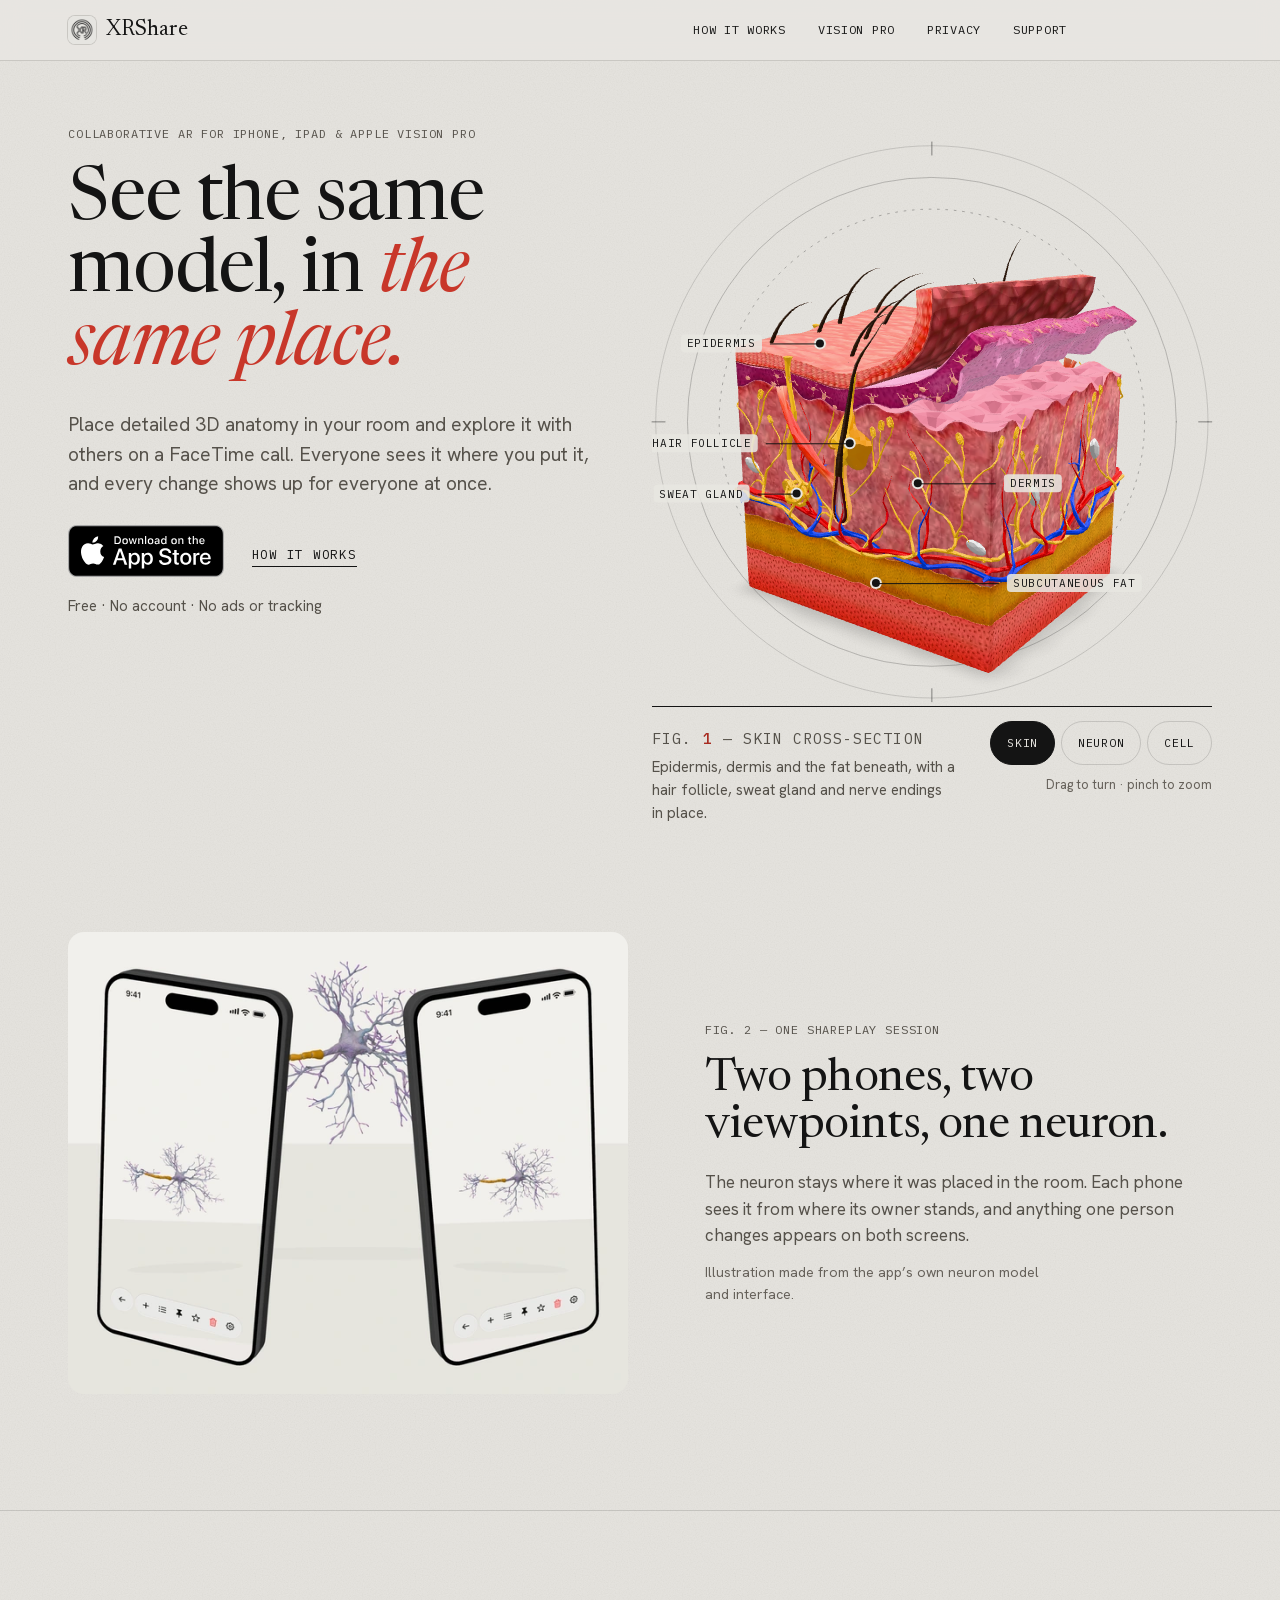
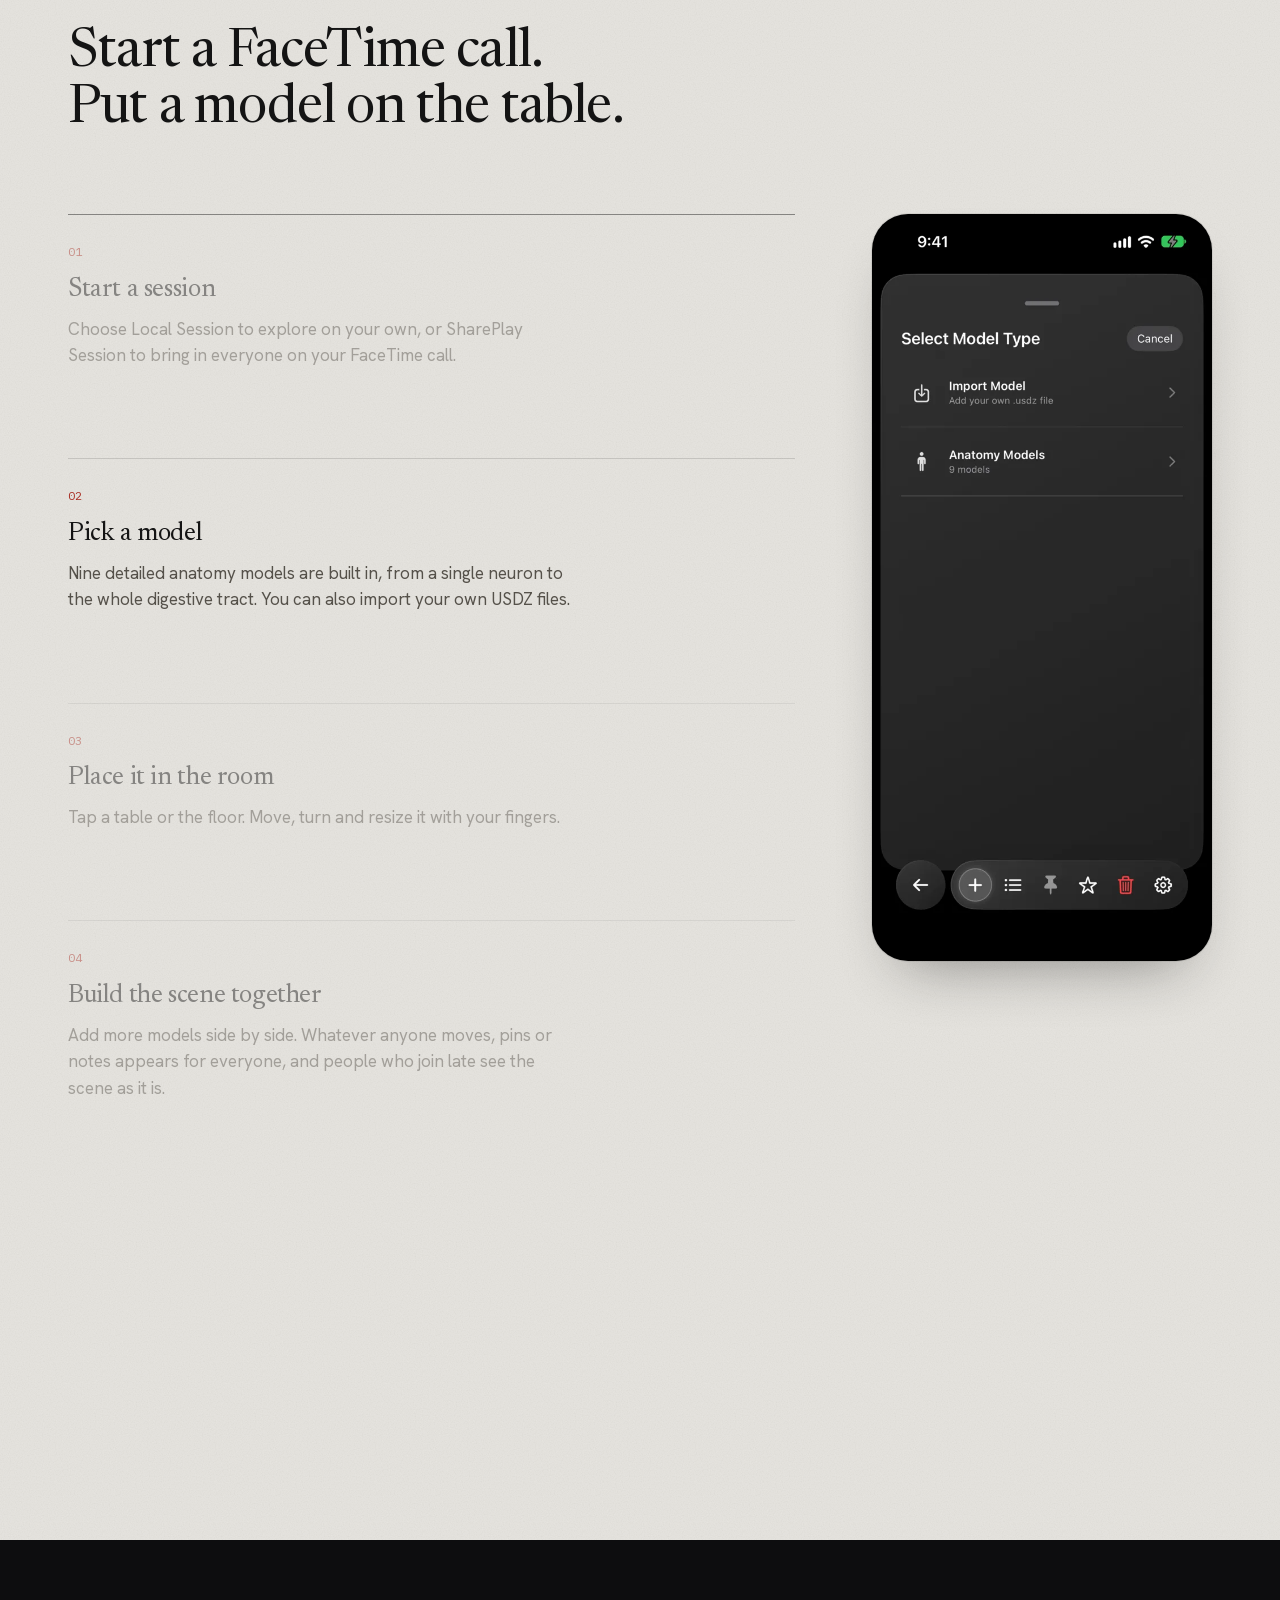
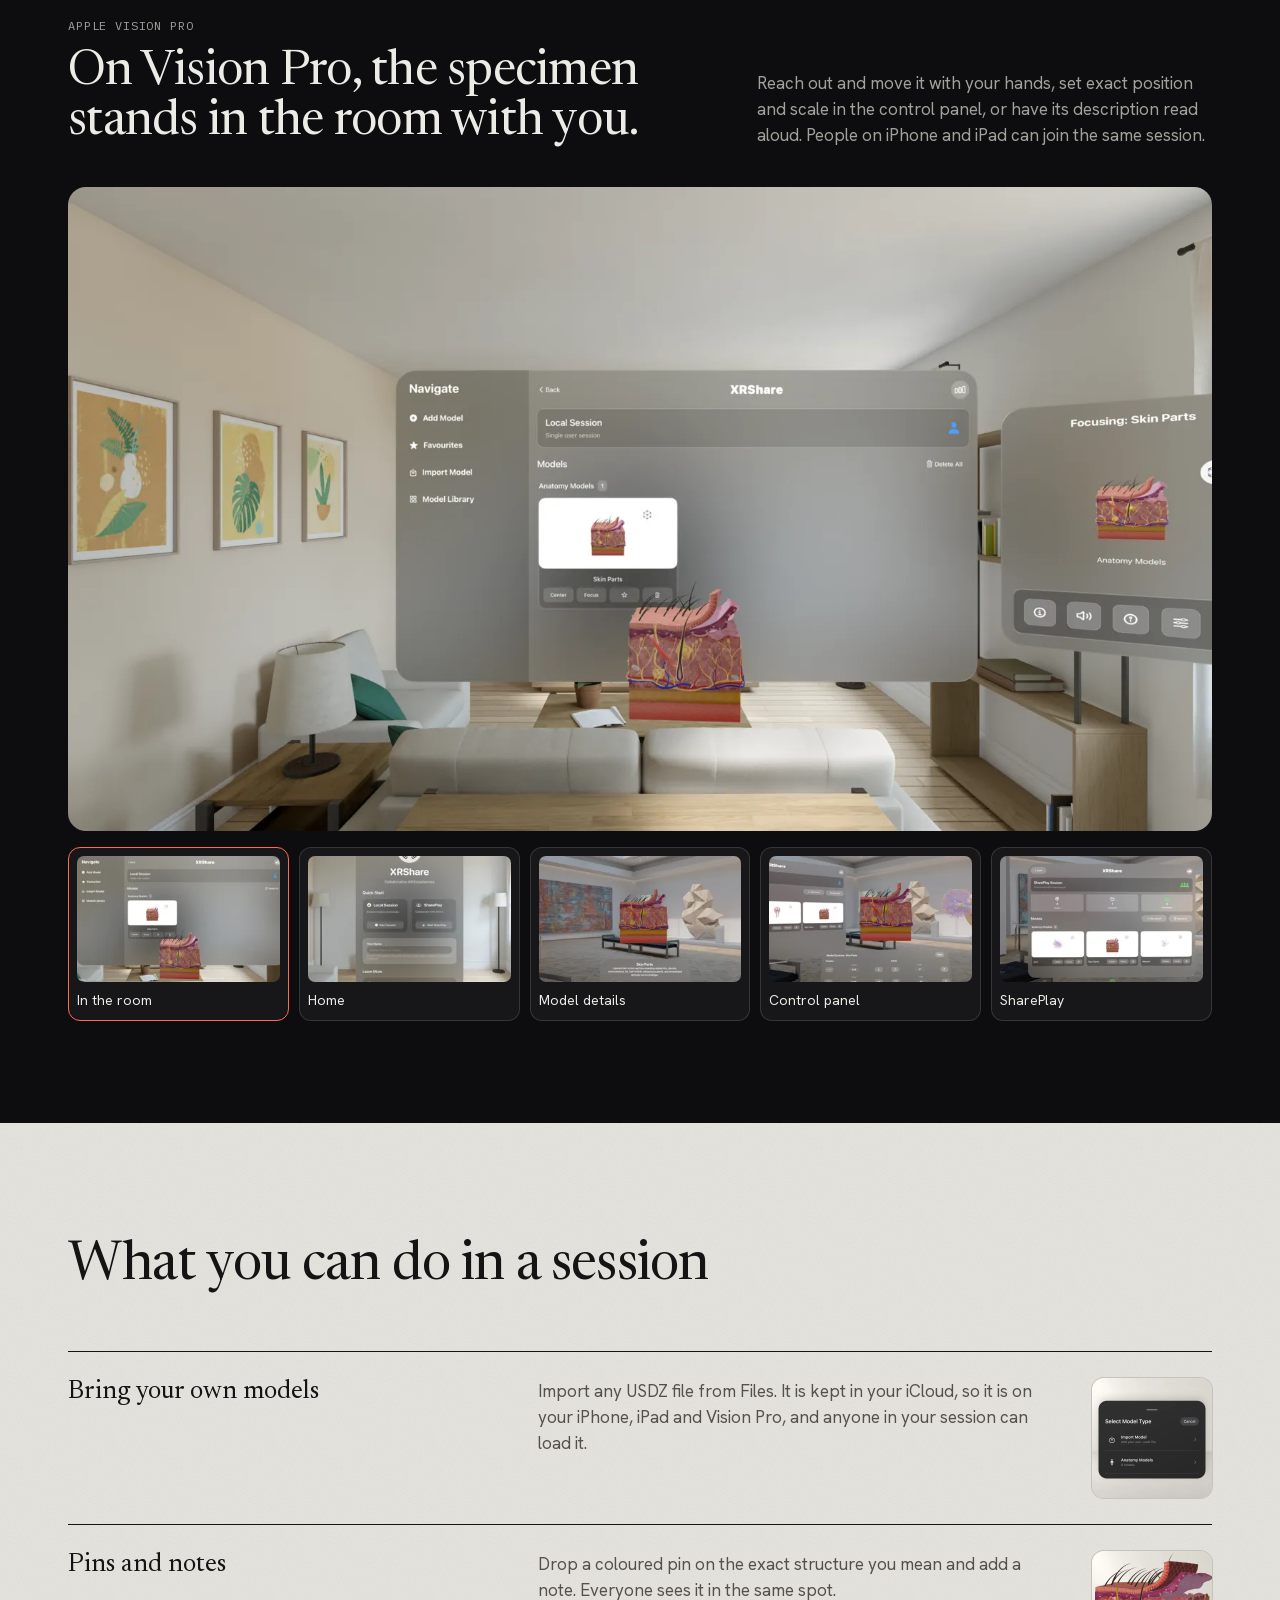
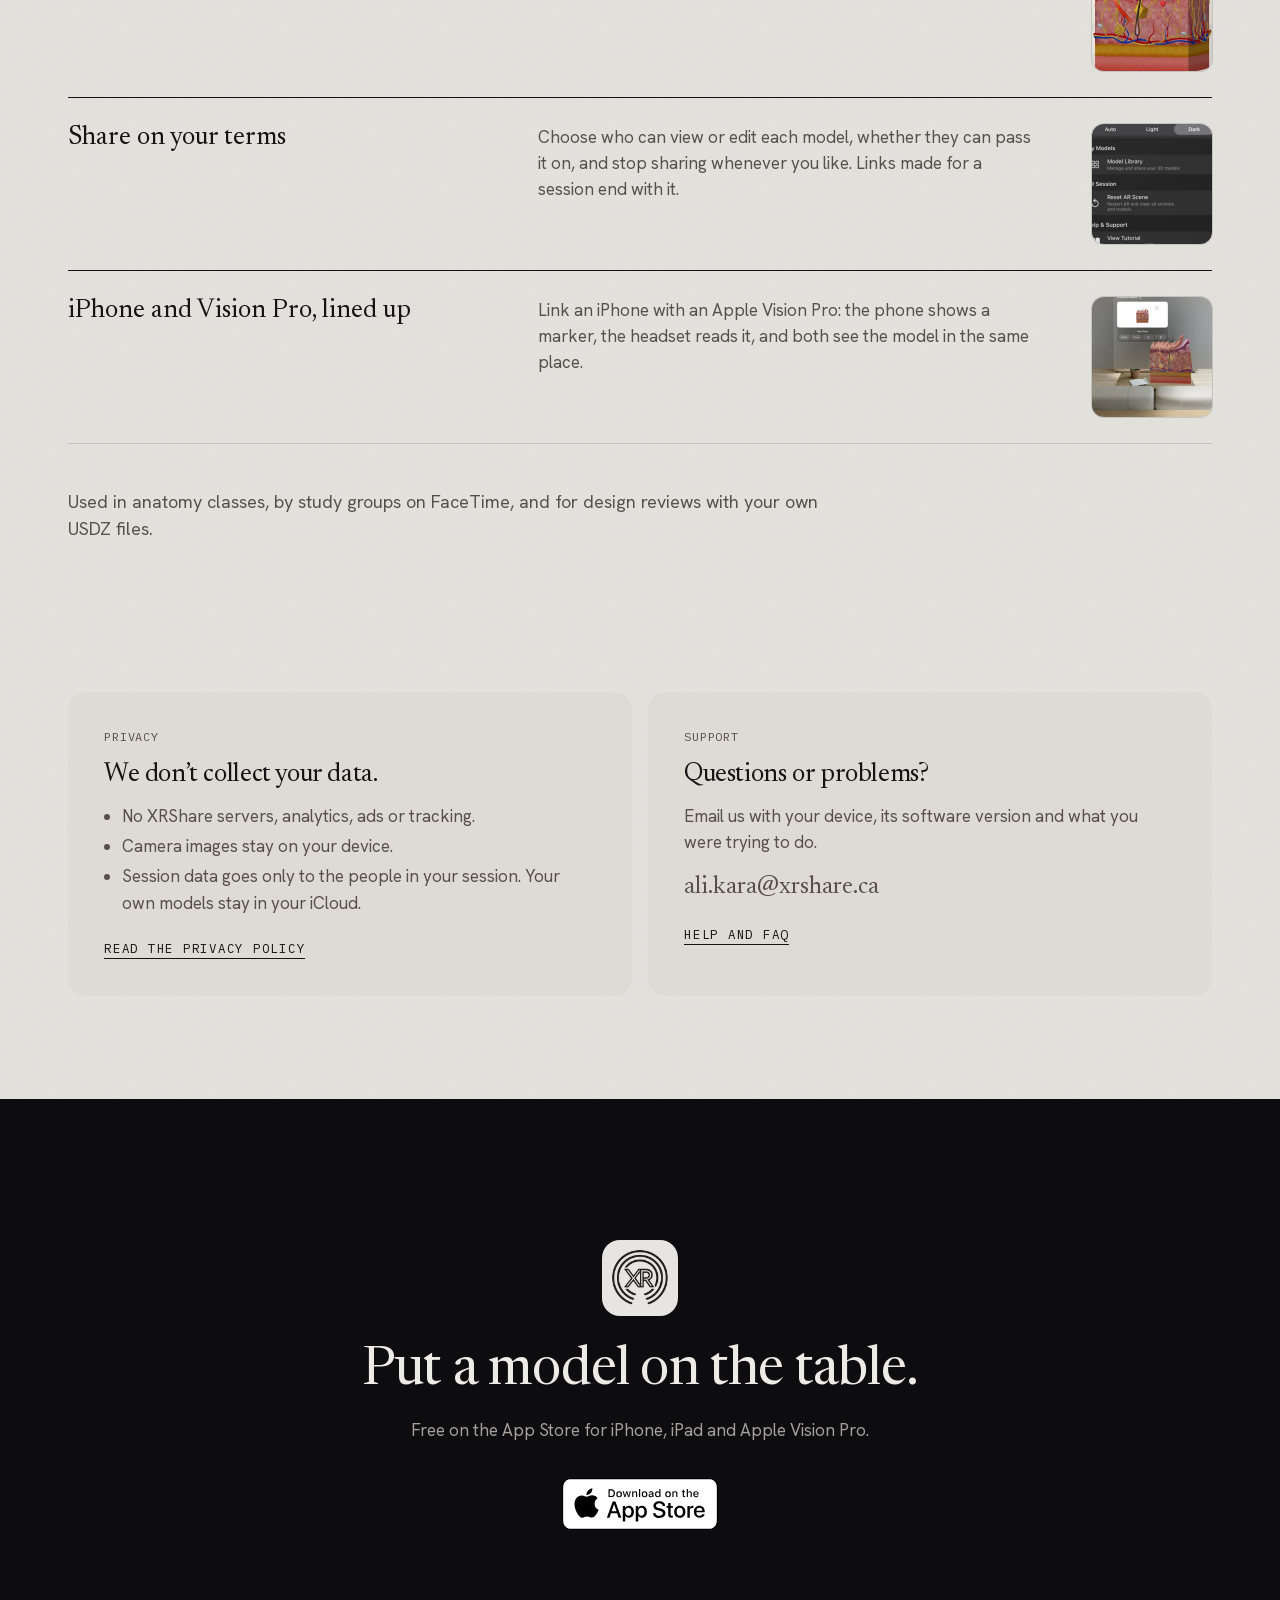
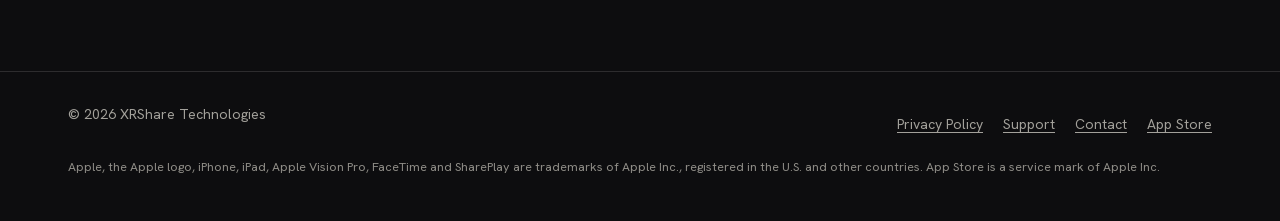
<file: index.html>
<!doctype html>
<html lang="en">
<head>
  <meta charset="utf-8">
  <meta name="viewport" content="width=device-width, initial-scale=1">
  <title>XRShare: explore 3D anatomy together in AR</title>
  <meta name="description" content="Place detailed 3D anatomy in your room and explore it with others on a FaceTime call, on iPhone, iPad and Apple Vision Pro. Free on the App Store.">
  <link rel="canonical" href="https://xrshare.ca/">
  <meta name="apple-itunes-app" content="app-id=6752354657">
  <meta name="theme-color" content="#e8e6e1">

  <meta property="og:type" content="website">
  <meta property="og:site_name" content="XRShare">
  <meta property="og:title" content="XRShare: see the same model, in the same place">
  <meta property="og:description" content="Place detailed 3D anatomy in your room and explore it with others on a FaceTime call. Free on iPhone, iPad and Apple Vision Pro.">
  <meta property="og:url" content="https://xrshare.ca/">
  <meta property="og:image" content="https://xrshare.ca/assets/img/og.png">
  <meta property="og:image:width" content="1200">
  <meta property="og:image:height" content="630">
  <meta property="og:image:alt" content="A 3D skin cross-section beside the words: See the same model, in the same place.">
  <meta name="twitter:card" content="summary_large_image">
  <meta name="twitter:title" content="XRShare: see the same model, in the same place">
  <meta name="twitter:description" content="Place detailed 3D anatomy in your room and explore it with others on a FaceTime call.">

  <link rel="icon" href="/favicon.svg" type="image/svg+xml">
  <link rel="icon" href="/favicon.ico" sizes="32x32">
  <link rel="apple-touch-icon" href="/apple-touch-icon.png">

  <link rel="preload" href="/assets/fonts/newsreader.woff2" as="font" type="font/woff2" crossorigin>
  <link rel="preload" href="/assets/img/poster-skin.webp" as="image" type="image/webp">
  <link rel="stylesheet" href="/assets/css/site.css?v=8064dff">

  <script>self.ModelViewerElement = { dracoDecoderLocation: "/assets/vendor/draco/" };</script>
  <script type="module" src="/assets/vendor/model-viewer.min.js"></script>
  <script defer src="/assets/js/site.js?v=8064dff"></script>

  <script type="application/ld+json">
  {
    "@context": "https://schema.org",
    "@type": "SoftwareApplication",
    "name": "XRShare",
    "description": "Place detailed 3D anatomy models in your room and explore them together over SharePlay on iPhone, iPad and Apple Vision Pro.",
    "operatingSystem": "iOS 26, iPadOS 26, visionOS 26",
    "applicationCategory": "EducationalApplication",
    "applicationSubCategory": "Anatomy, augmented reality",
    "image": "https://xrshare.ca/assets/img/icon-512.png",
    "screenshot": "https://xrshare.ca/assets/img/screens/place.webp",
    "offers": { "@type": "Offer", "price": "0", "priceCurrency": "CAD" },
    "url": "https://xrshare.ca/",
    "downloadUrl": "https://apps.apple.com/app/xrshare/id6752354657",
    "publisher": { "@type": "Organization", "name": "XRShare Technologies", "url": "https://xrshare.ca/" }
  }
  </script>
</head>
<body>
  <a class="skip" href="#main">Skip to content</a>

  <header class="site-head" id="top">
    <div class="wrap">
      <a class="brand" href="/"><img src="/assets/img/icon-512.png" alt="" width="28" height="28">XRShare</a>
      <nav class="nav" aria-label="Primary">
        <a class="wide" href="#how">How it works</a>
        <a class="wide" href="#vision">Vision Pro</a>
        <a href="/privacy/">Privacy</a>
        <a href="/support/">Support</a>
        <a class="get" href="https://apps.apple.com/app/xrshare/id6752354657">Get the app</a>
      </nav>
    </div>
  </header>

  <main id="main">

    <section class="hero" aria-labelledby="hero-title">
      <div class="wrap">
        <div class="hero-head">
          <p class="mono rise">Collaborative AR<span class="long"> for iPhone, iPad &amp; Apple Vision Pro</span></p>
          <h1 id="hero-title" class="rise r2">See the same model, in <em>the same place.</em></h1>
        </div>

        <div class="hero-body rise r3">
          <p class="lede">Place detailed 3D anatomy in your room and explore it with others on a FaceTime call. Everyone sees it where you put it, and every change shows up for everyone at once.</p>
          <div class="cta">
            <a class="badge" href="https://apps.apple.com/app/xrshare/id6752354657">
              <img src="/assets/img/badge-app-store-black.svg" alt="Download on the App Store" width="156" height="52">
            </a>
            <a class="textlink" href="#how">How it works</a>
          </div>
          <p class="facts">Free &middot; No account &middot; No ads or tracking</p>
        </div>

        <div class="hero-plate">
          <figure class="plate show-tags" id="plate">
            <div class="plate-stage">
              <svg class="rings" viewBox="0 0 600 600" aria-hidden="true">
                <circle cx="300" cy="300" r="296" stroke-width="1" opacity=".16"/>
                <circle cx="300" cy="300" r="262" stroke-width="1" opacity=".24"/>
                <circle cx="300" cy="300" r="228" stroke-width="1" opacity=".32" stroke-dasharray="2 7"/>
                <path d="M300 0 v14 M300 586 v14 M0 300 h14 M586 300 h14" stroke-width="1" opacity=".5"/>
              </svg>
              <model-viewer id="specimen"
                src="/assets/models/skin.glb"
                ios-src="/assets/models/skin.usdz"
                poster="/assets/img/poster-skin.webp"
                alt="Interactive 3D cross-section of human skin"
                camera-controls
                camera-orbit="35deg 72deg 135%"
                field-of-view="30deg"
                min-camera-orbit="auto auto 60%"
                interaction-prompt="none"
                tone-mapping="neutral"
                environment-image="neutral"
                shadow-intensity="0.45"
                shadow-softness="0.8"
                ar
                ar-modes="quick-look scene-viewer webxr"
                touch-action="pan-y"
                loading="eager"
                reveal="auto">
                <button class="tag left" slot="hotspot-epidermis" data-position="-0.612m 1.688m 0.443m" data-normal="0.032m 0.999m 0.019m" tabindex="-1" style="--k: 9"><span><i>Epidermis</i></span></button>
                <button class="tag left" slot="hotspot-follicle" data-position="0.008m 1.276m 0.919m" data-normal="0.299m 0.613m 0.731m" tabindex="-1" style="--k: 15"><span><i>Hair follicle</i></span></button>
                <button class="tag left" slot="hotspot-gland" data-position="-0.452m 0.847m 0.890m" data-normal="0.419m 0.013m 0.908m" tabindex="-1" style="--k: 7"><span><i>Sweat gland</i></span></button>
                <button class="tag right" slot="hotspot-dermis" data-position="0.413m 1.083m 0.809m" data-normal="0m 0m 1m" tabindex="-1" style="--k: 14"><span><i>Dermis</i></span></button>
                <button class="tag right" slot="hotspot-fat" data-position="0.094m 0.359m 0.808m" data-normal="0m 0m 1m" tabindex="-1" style="--k: 22"><span><i>Subcutaneous fat</i></span></button>
              </model-viewer>
            </div>

            <figcaption class="plate-foot">
              <div class="fig">
                <p class="mono">Fig. <b id="fig-num">1</b> &mdash; <span id="fig-name">Skin cross-section</span></p>
                <p id="fig-desc">Epidermis, dermis and the fat beneath, with a hair follicle, sweat gland and nerve endings in place.</p>
              </div>
              <div class="plate-controls">
                <div class="specimens" role="group" aria-label="Choose a model">
                  <button type="button" data-model="skin" aria-pressed="true">Skin</button>
                  <button type="button" data-model="neuron" aria-pressed="false">Neuron</button>
                  <button type="button" data-model="cell" aria-pressed="false">Cell</button>
                </div>
                <button type="button" class="ar-btn" id="ar-btn" hidden>View in your room</button>
                <p class="hint">Drag to turn &middot; pinch to zoom</p>
              </div>
            </figcaption>
          </figure>
        </div>
      </div>
    </section>

    <!-- Proof. Replace with a real photo or short muted loop of two people sharing a model when available:
         <video autoplay muted loop playsinline poster="/assets/img/proof/....webp"><source src="/assets/video/....mp4" type="video/mp4"></video> -->
    <section class="proof" aria-labelledby="proof-title">
      <div class="wrap">
        <figure class="pair">
          <div class="pair-art">
            <img src="/assets/img/proof/pair-1100.webp"
                 srcset="/assets/img/proof/pair-640.webp 640w, /assets/img/proof/pair-1100.webp 1100w"
                 sizes="(max-width: 760px) 92vw, 580px"
                 width="1100" height="908" loading="lazy"
                 alt="Illustration: two iPhones turned toward one neuron model placed in a room, each showing the same neuron on its screen from its own angle.">
          </div>
          <figcaption>
            <p class="mono">Fig. 2 &mdash; One SharePlay session</p>
            <h2 id="proof-title">Two phones, two viewpoints, one neuron.</h2>
            <p>The neuron stays where it was placed in the room. Each phone sees it from where its owner stands, and anything one person changes appears on both screens.</p>
            <p class="note">Illustration made from the app&rsquo;s own neuron model and interface.</p>
          </figcaption>
        </figure>
      </div>
    </section>

    <section class="how" id="how" aria-labelledby="how-title">
      <div class="wrap">
        <h2 id="how-title">Start a FaceTime call. Put a model on the table.</h2>
        <div class="walk" id="walk">
          <ol>
            <li data-screen="0">
              <h3>Start a session</h3>
              <p>Choose Local Session to explore on your own, or SharePlay Session to bring in everyone on your FaceTime call.</p>
              <img src="/assets/img/screens/home.webp" alt="XRShare home screen with Local Session and SharePlay Session" width="600" height="1317" loading="lazy">
            </li>
            <li data-screen="1">
              <h3>Pick a model</h3>
              <p>Nine detailed anatomy models are built in, from a single neuron to the whole digestive tract. You can also import your own USDZ files.</p>
              <img src="/assets/img/screens/models.webp" alt="The anatomy model picker" width="600" height="1317" loading="lazy">
            </li>
            <li data-screen="2">
              <h3>Place it in the room</h3>
              <p>Tap a table or the floor. Move, turn and resize it with your fingers.</p>
              <img src="/assets/img/screens/place.webp" alt="A skin cross-section placed in a room, seen through an iPhone" width="600" height="1317" loading="lazy">
            </li>
            <li data-screen="3">
              <h3>Build the scene together</h3>
              <p>Add more models side by side. Whatever anyone moves, pins or notes appears for everyone, and people who join late see the scene as it is.</p>
              <img src="/assets/img/screens/scene.webp" alt="Skin, cell and neuron models placed in a room, with the list of loaded models" width="600" height="1317" loading="lazy">
            </li>
          </ol>
          <div class="phone" aria-hidden="true">
            <div class="phone-screen">
              <img class="on" src="/assets/img/screens/home.webp" alt="" width="600" height="1317">
              <img src="/assets/img/screens/models.webp" alt="" width="600" height="1317" loading="lazy">
              <img src="/assets/img/screens/place.webp" alt="" width="600" height="1317" loading="lazy">
              <img src="/assets/img/screens/scene.webp" alt="" width="600" height="1317" loading="lazy">
            </div>
          </div>
        </div>
      </div>
    </section>

    <section class="night vision" id="vision" aria-labelledby="vision-title">
      <div class="wrap">
        <div class="vision-copy">
          <p class="mono">Apple Vision Pro</p>
          <h2 id="vision-title">On Vision Pro, the specimen stands in the room with you.</h2>
          <p>Reach out and move it with your hands, set exact position and scale in the control panel, or have its description read aloud. People on iPhone and iPad can join the same session.</p>
        </div>
        <figure class="vision-stage">
          <img id="stage-img" src="/assets/img/vision/room.webp" width="1600" height="900" alt="A skin cross-section standing in a living room in Apple Vision Pro, next to the XRShare window">
        </figure>
        <ul class="vision-tabs" aria-label="Vision Pro screens">
          <li><button type="button" aria-pressed="true" data-src="room" data-alt="A skin cross-section standing in a living room in Apple Vision Pro, next to the XRShare window"><img src="/assets/img/vision/thumb-room.webp" alt="" width="320" height="200" loading="lazy">In the room</button></li>
          <li><button type="button" aria-pressed="false" data-src="home" data-alt="The XRShare home window floating in a living room in Apple Vision Pro"><img src="/assets/img/vision/thumb-home.webp" alt="" width="320" height="200" loading="lazy">Home</button></li>
          <li><button type="button" aria-pressed="false" data-src="info" data-alt="A model with its description card in Apple Vision Pro"><img src="/assets/img/vision/thumb-info.webp" alt="" width="320" height="200" loading="lazy">Model details</button></li>
          <li><button type="button" aria-pressed="false" data-src="control" data-alt="The control panel for position, rotation and scale in Apple Vision Pro"><img src="/assets/img/vision/thumb-control.webp" alt="" width="320" height="200" loading="lazy">Control panel</button></li>
          <li><button type="button" aria-pressed="false" data-src="shareplay" data-alt="A SharePlay session with models placed around the room in Apple Vision Pro"><img src="/assets/img/vision/thumb-shareplay.webp" alt="" width="320" height="200" loading="lazy">SharePlay</button></li>
        </ul>
      </div>
    </section>

    <section class="can" id="features" aria-labelledby="can-title">
      <div class="wrap">
        <h2 id="can-title">What you can do in a session</h2>
        <dl class="rows">
          <div class="row">
            <dt>Bring your own models</dt>
            <dd>Import any USDZ file from Files. It is kept in your iCloud, so it is on your iPhone, iPad and Vision Pro, and anyone in your session can load it.</dd>
            <img class="thumb" src="/assets/img/rows/own.webp" alt="" width="240" height="240" loading="lazy">
          </div>
          <div class="row">
            <dt>Pins and notes</dt>
            <dd>Drop a coloured pin on the exact structure you mean and add a note. Everyone sees it in the same spot.</dd>
            <img class="thumb" src="/assets/img/rows/pins.webp" alt="" width="240" height="240" loading="lazy">
          </div>
          <div class="row">
            <dt>Share on your terms</dt>
            <dd>Choose who can view or edit each model, whether they can pass it on, and stop sharing whenever you like. Links made for a session end with it.</dd>
            <img class="thumb" src="/assets/img/rows/share.webp" alt="" width="240" height="240" loading="lazy">
          </div>
          <div class="row">
            <dt>iPhone and Vision Pro, lined up</dt>
            <dd>Link an iPhone with an Apple Vision Pro: the phone shows a marker, the headset reads it, and both see the model in the same place.</dd>
            <img class="thumb" src="/assets/img/rows/align.webp" alt="" width="240" height="240" loading="lazy">
          </div>
        </dl>
        <p class="used">Used in anatomy classes, by study groups on FaceTime, and for design reviews with your own USDZ files.</p>
      </div>
    </section>

    <!-- App Store Connect's Privacy Policy and Support URLs point at this page: keep this section. -->
    <section class="trust" aria-labelledby="trust-title">
      <div class="wrap">
        <h2 id="trust-title" class="visually-hidden">Privacy and support</h2>
        <div class="notices">
          <div class="notice" id="privacy-summary">
            <p class="mono">Privacy</p>
            <h3>We don&rsquo;t collect your data.</h3>
            <ul>
              <li>No XRShare servers, analytics, ads or tracking.</li>
              <li>Camera images stay on your device.</li>
              <li>Session data goes only to the people in your session. Your own models stay in your iCloud.</li>
            </ul>
            <a class="textlink" href="/privacy/">Read the privacy policy</a>
          </div>
          <div class="notice" id="support-summary">
            <p class="mono">Support</p>
            <h3>Questions or problems?</h3>
            <p>Email us with your device, its software version and what you were trying to do.</p>
            <p><a class="email" href="mailto:ali.kara@xrshare.ca?subject=XRShare%20support">ali.kara@xrshare.ca</a></p>
            <a class="textlink" href="/support/">Help and FAQ</a>
          </div>
        </div>
      </div>
    </section>

    <section class="night closing" aria-labelledby="closing-title">
      <div class="wrap">
        <img class="mark" src="/assets/img/icon-512.png" alt="" width="76" height="76" loading="lazy">
        <h2 id="closing-title">Put a model on the table.</h2>
        <p>Free on the App Store for iPhone, iPad and Apple Vision Pro.</p>
        <div class="cta">
          <a class="badge" href="https://apps.apple.com/app/xrshare/id6752354657">
            <img src="/assets/img/badge-app-store-white.svg" alt="Download on the App Store" width="156" height="52" loading="lazy">
          </a>
        </div>
      </div>
    </section>
  </main>

  <footer class="site-foot night">
    <div class="wrap">
      <span>&copy; <span data-year>2026</span> XRShare Technologies</span>
      <nav aria-label="Footer">
        <a href="/privacy/">Privacy Policy</a>
        <a href="/support/">Support</a>
        <a href="mailto:ali.kara@xrshare.ca">Contact</a>
        <a href="https://apps.apple.com/app/xrshare/id6752354657">App Store</a>
      </nav>
      <p class="tm">Apple, the Apple logo, iPhone, iPad, Apple Vision Pro, FaceTime and SharePlay are trademarks of Apple Inc., registered in the U.S. and other countries. App Store is a service mark of Apple Inc.</p>
    </div>
  </footer>
</body>
</html>
</file>
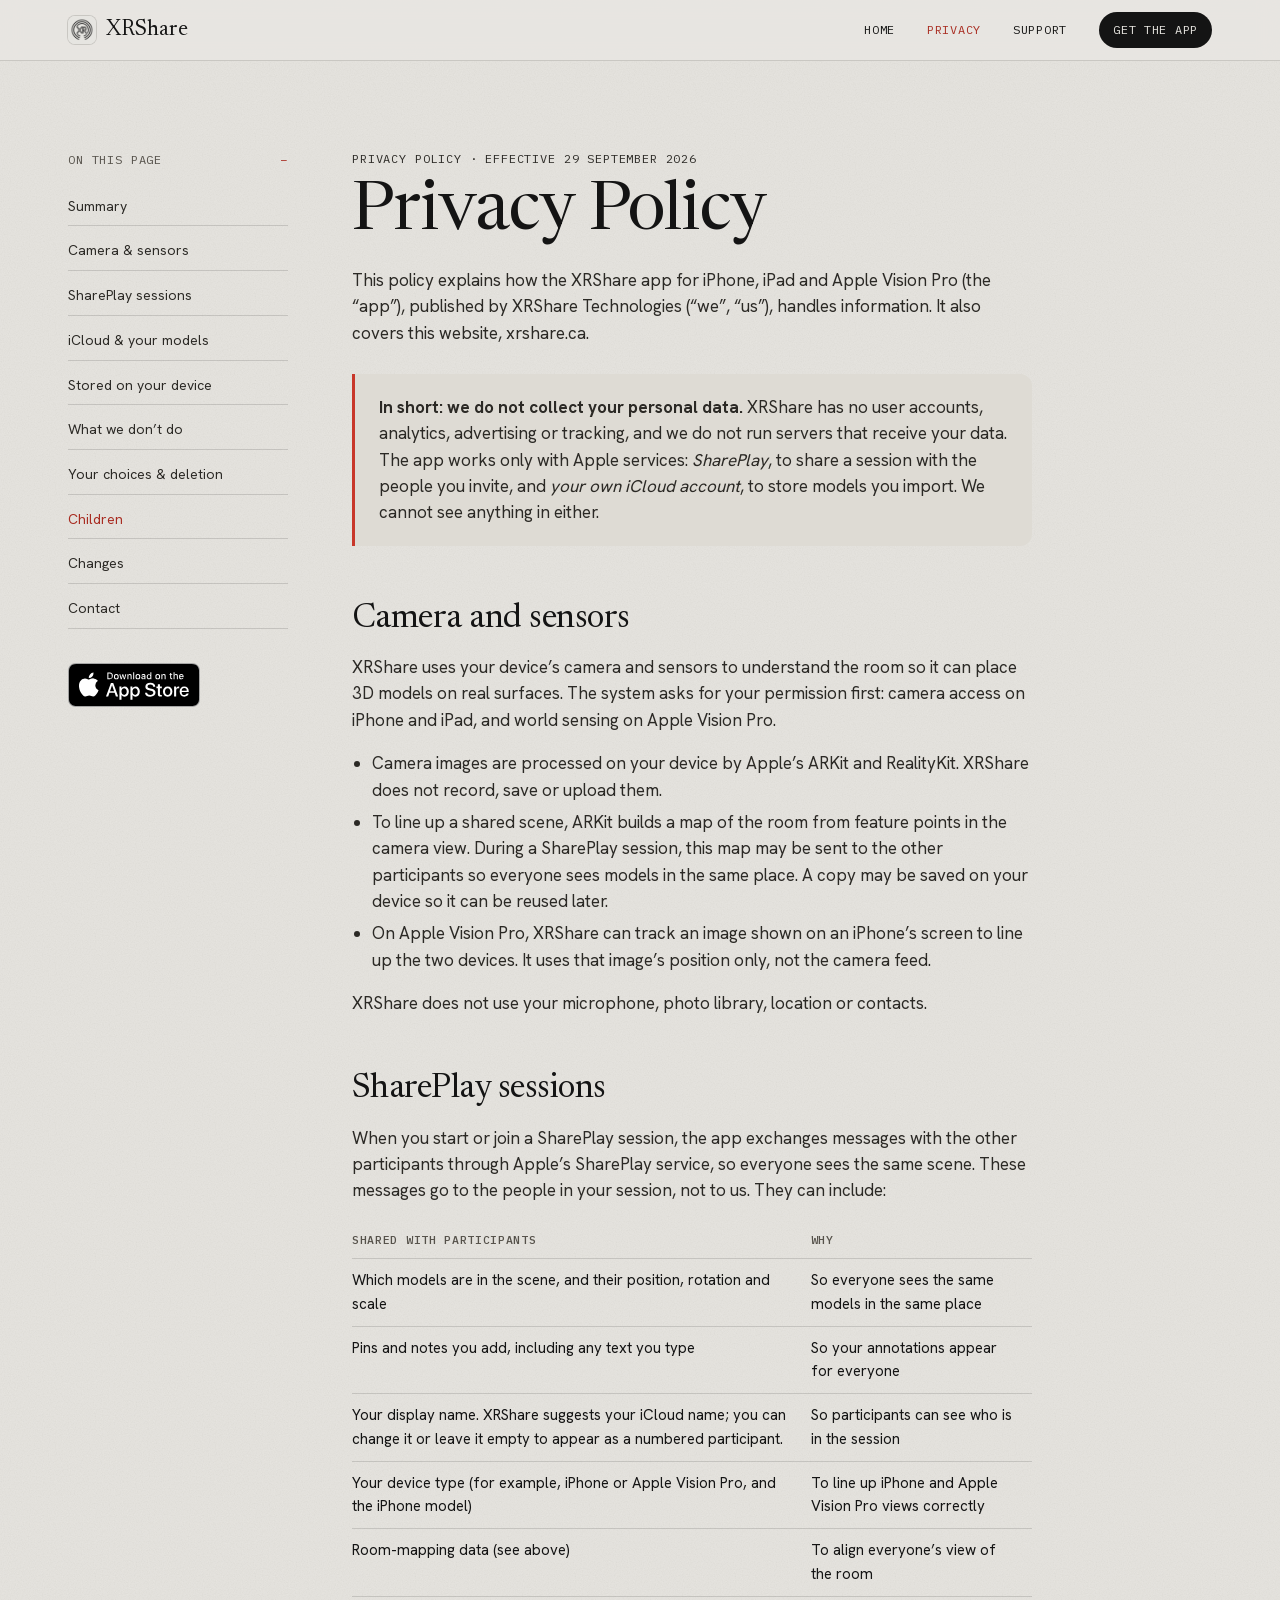
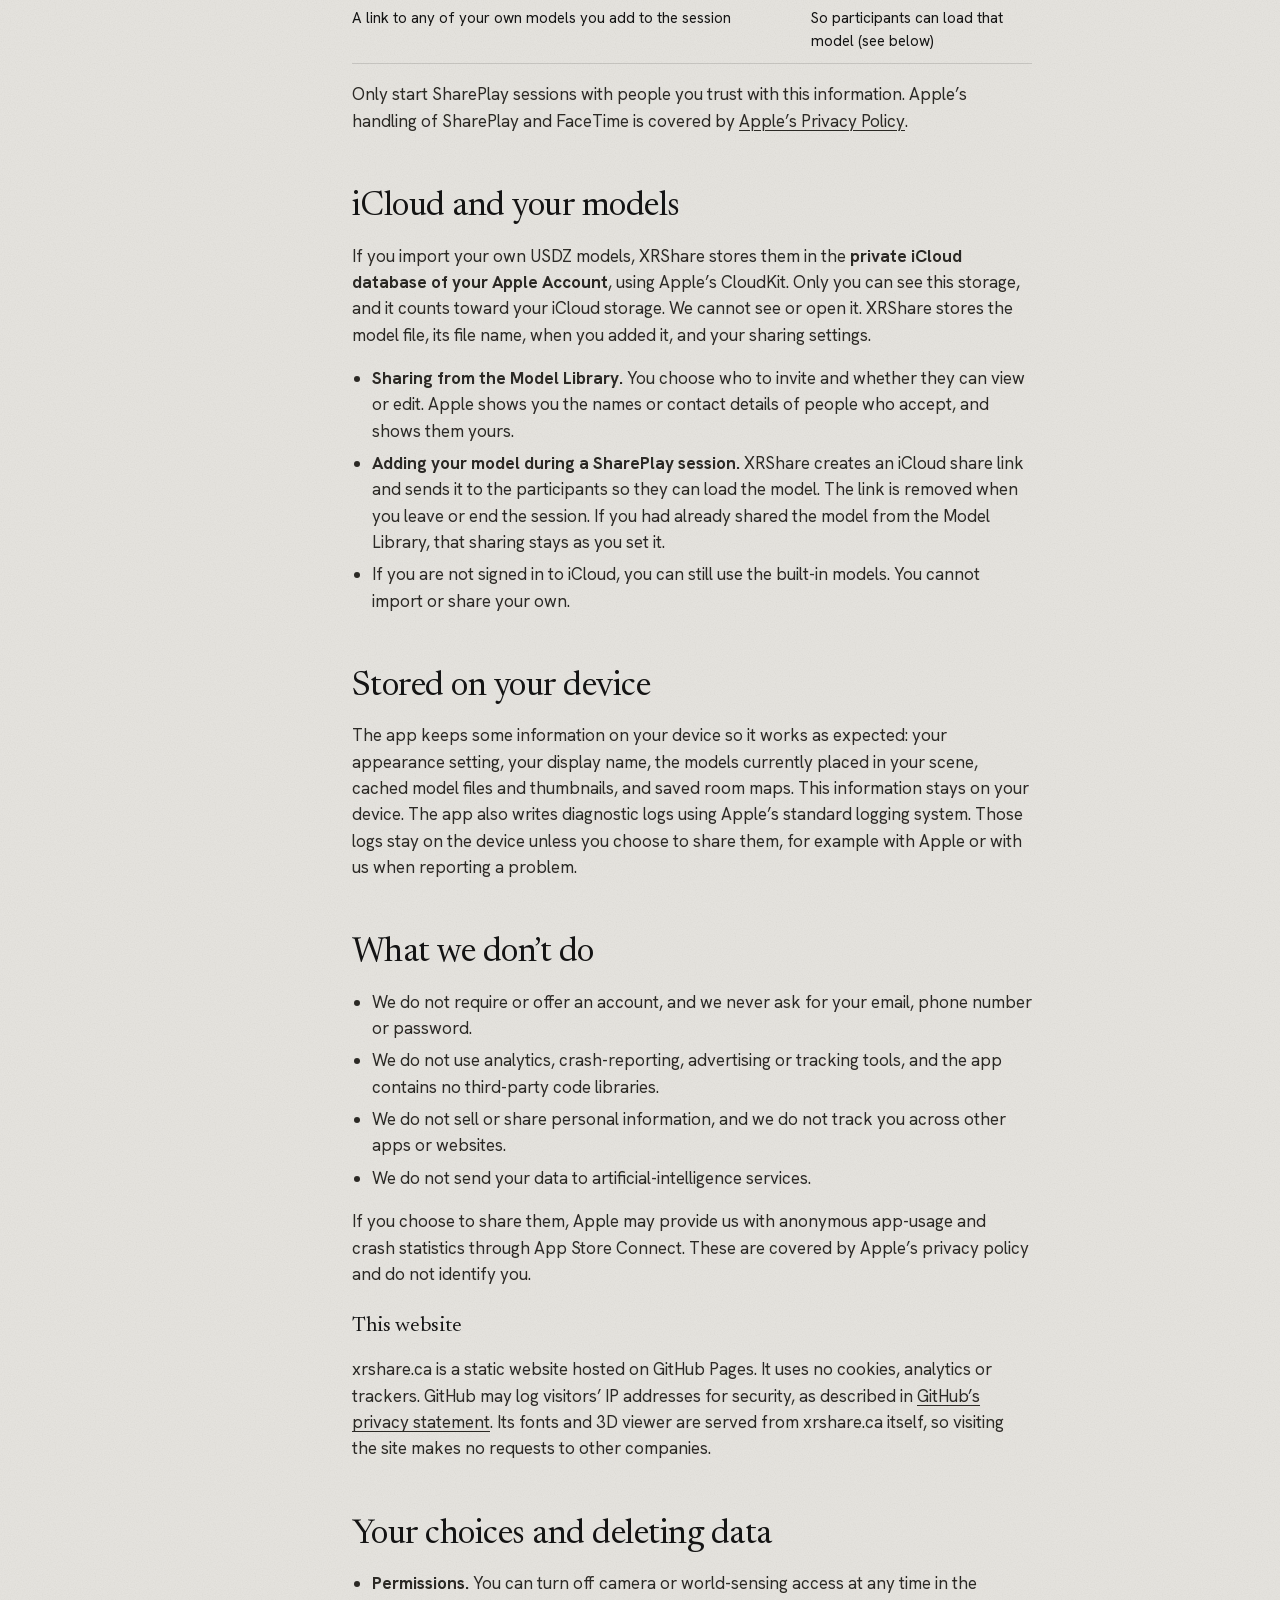
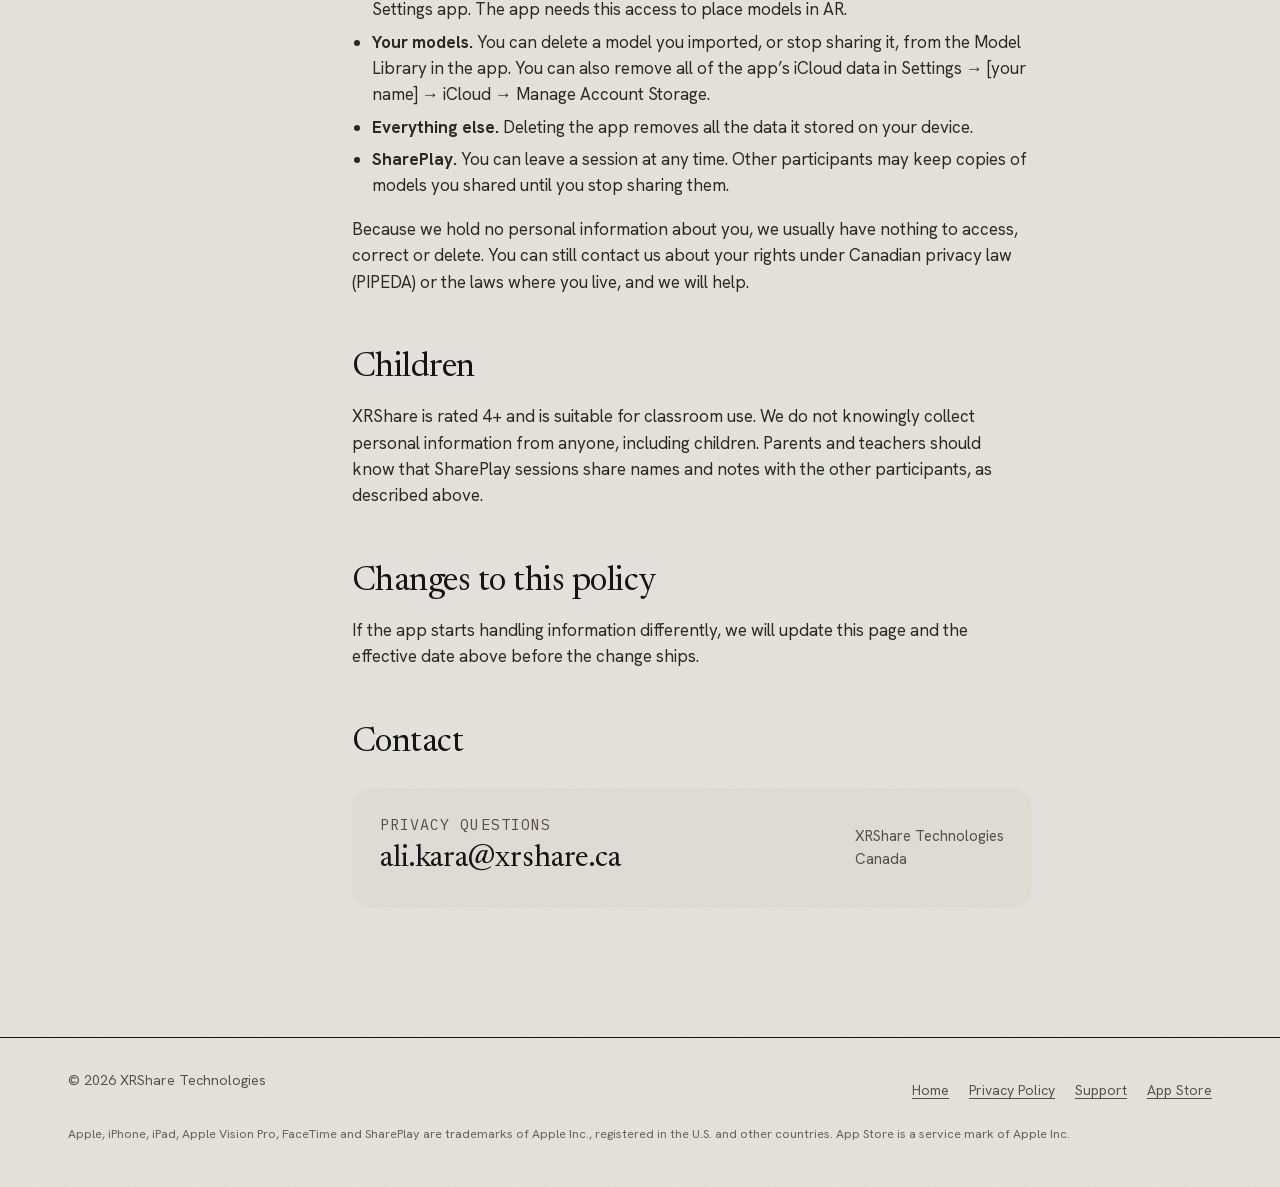
<file: privacy/index.html>
<!doctype html>
<html lang="en">
<head>
  <meta charset="utf-8">
  <meta name="viewport" content="width=device-width, initial-scale=1">
  <title>Privacy Policy | XRShare</title>
  <meta name="description" content="How XRShare handles your information. XRShare does not collect personal data, has no accounts, and uses no analytics, advertising or tracking.">
  <link rel="canonical" href="https://xrshare.ca/privacy/">
  <meta name="apple-itunes-app" content="app-id=6752354657">
  <meta name="theme-color" content="#e8e6e1">
  <meta property="og:type" content="website">
  <meta property="og:site_name" content="XRShare">
  <meta property="og:title" content="XRShare Privacy Policy">
  <meta property="og:description" content="How XRShare handles your information. XRShare does not collect personal data, has no accounts, and uses no analytics, advertising or tracking.">
  <meta property="og:url" content="https://xrshare.ca/privacy/">
  <meta property="og:image" content="https://xrshare.ca/assets/img/og.png">
  <meta property="og:image:width" content="1200">
  <meta property="og:image:height" content="630">
  <meta property="og:image:alt" content="A 3D skin cross-section beside the words: See the same model, in the same place.">
  <meta name="twitter:card" content="summary_large_image">
  <link rel="icon" href="/favicon.svg" type="image/svg+xml">
  <link rel="icon" href="/favicon.ico" sizes="32x32">
  <link rel="apple-touch-icon" href="/apple-touch-icon.png">
  <link rel="preload" href="/assets/fonts/newsreader.woff2" as="font" type="font/woff2" crossorigin>
  <link rel="stylesheet" href="/assets/css/site.css?v=dd67060">
  <script defer src="/assets/js/site.js?v=dd67060"></script>
</head>
<body>
  <a class="skip" href="#main">Skip to content</a>

  <header class="site-head always">
    <div class="wrap">
      <a class="brand" href="/"><img src="/assets/img/icon-512.png" alt="" width="28" height="28">XRShare</a>
      <nav class="nav" aria-label="Primary">
        <a class="wide" href="/">Home</a>
        <a href="/privacy/" aria-current="page">Privacy</a>
        <a href="/support/">Support</a>
        <a class="get" href="https://apps.apple.com/app/xrshare/id6752354657">Get the app</a>
      </nav>
    </div>
  </header>

  <main id="main" class="doc">
    <div class="wrap">
      <aside>
        <details class="toc">
          <summary>On this page</summary>
          <ol>
          <li><a href="#summary">Summary</a></li>
          <li><a href="#camera">Camera &amp; sensors</a></li>
          <li><a href="#shareplay">SharePlay sessions</a></li>
          <li><a href="#icloud">iCloud &amp; your models</a></li>
          <li><a href="#device">Stored on your device</a></li>
          <li><a href="#not">What we don&rsquo;t do</a></li>
          <li><a href="#choices">Your choices &amp; deletion</a></li>
          <li><a href="#children">Children</a></li>
          <li><a href="#changes">Changes</a></li>
          <li><a href="#contact">Contact</a></li>
        </ol>
        </details>
        <a class="badge aside-badge" href="https://apps.apple.com/app/xrshare/id6752354657"><img src="/assets/img/badge-app-store-black.svg" alt="Download on the App Store" width="132" height="44"></a>
      </aside>

      <article>
        <p class="mono">Privacy Policy &middot; Effective 29 September 2026</p>
        <h1>Privacy Policy</h1>
        <p>This policy explains how the XRShare app for iPhone, iPad and Apple Vision Pro (the &ldquo;app&rdquo;), published by XRShare Technologies (&ldquo;we&rdquo;, &ldquo;us&rdquo;), handles information. It also covers this website, xrshare.ca.</p>

        <div class="summary" id="summary">
          <p><strong>In short: we do not collect your personal data.</strong> XRShare has no user accounts, analytics, advertising or tracking, and we do not run servers that receive your data. The app works only with Apple services: <em>SharePlay</em>, to share a session with the people you invite, and <em>your own iCloud account</em>, to store models you import. We cannot see anything in either.</p>
        </div>

        <h2 id="camera">Camera and sensors</h2>
        <p>XRShare uses your device&rsquo;s camera and sensors to understand the room so it can place 3D models on real surfaces. The system asks for your permission first: camera access on iPhone and iPad, and world sensing on Apple Vision Pro.</p>
        <ul>
          <li>Camera images are processed on your device by Apple&rsquo;s ARKit and RealityKit. XRShare does not record, save or upload them.</li>
          <li>To line up a shared scene, ARKit builds a map of the room from feature points in the camera view. During a SharePlay session, this map may be sent to the other participants so everyone sees models in the same place. A copy may be saved on your device so it can be reused later.</li>
          <li>On Apple Vision Pro, XRShare can track an image shown on an iPhone&rsquo;s screen to line up the two devices. It uses that image&rsquo;s position only, not the camera feed.</li>
        </ul>
        <p>XRShare does not use your microphone, photo library, location or contacts.</p>

        <h2 id="shareplay">SharePlay sessions</h2>
        <p>When you start or join a SharePlay session, the app exchanges messages with the other participants through Apple&rsquo;s SharePlay service, so everyone sees the same scene. These messages go to the people in your session, not to us. They can include:</p>
        <table>
          <thead><tr><th>Shared with participants</th><th>Why</th></tr></thead>
          <tbody>
            <tr><td>Which models are in the scene, and their position, rotation and scale</td><td>So everyone sees the same models in the same place</td></tr>
            <tr><td>Pins and notes you add, including any text you type</td><td>So your annotations appear for everyone</td></tr>
            <tr><td>Your display name. XRShare suggests your iCloud name; you can change it or leave it empty to appear as a numbered participant.</td><td>So participants can see who is in the session</td></tr>
            <tr><td>Your device type (for example, iPhone or Apple Vision Pro, and the iPhone model)</td><td>To line up iPhone and Apple Vision Pro views correctly</td></tr>
            <tr><td>Room-mapping data (see above)</td><td>To align everyone&rsquo;s view of the room</td></tr>
            <tr><td>A link to any of your own models you add to the session</td><td>So participants can load that model (see below)</td></tr>
          </tbody>
        </table>
        <p>Only start SharePlay sessions with people you trust with this information. Apple&rsquo;s handling of SharePlay and FaceTime is covered by <a href="https://www.apple.com/legal/privacy/">Apple&rsquo;s Privacy Policy</a>.</p>

        <h2 id="icloud">iCloud and your models</h2>
        <p>If you import your own USDZ models, XRShare stores them in the <strong>private iCloud database of your Apple Account</strong>, using Apple&rsquo;s CloudKit. Only you can see this storage, and it counts toward your iCloud storage. We cannot see or open it. XRShare stores the model file, its file name, when you added it, and your sharing settings.</p>
        <ul>
          <li><strong>Sharing from the Model Library.</strong> You choose who to invite and whether they can view or edit. Apple shows you the names or contact details of people who accept, and shows them yours.</li>
          <li><strong>Adding your model during a SharePlay session.</strong> XRShare creates an iCloud share link and sends it to the participants so they can load the model. The link is removed when you leave or end the session. If you had already shared the model from the Model Library, that sharing stays as you set it.</li>
          <li>If you are not signed in to iCloud, you can still use the built-in models. You cannot import or share your own.</li>
        </ul>

        <h2 id="device">Stored on your device</h2>
        <p>The app keeps some information on your device so it works as expected: your appearance setting, your display name, the models currently placed in your scene, cached model files and thumbnails, and saved room maps. This information stays on your device. The app also writes diagnostic logs using Apple&rsquo;s standard logging system. Those logs stay on the device unless you choose to share them, for example with Apple or with us when reporting a problem.</p>

        <h2 id="not">What we don&rsquo;t do</h2>
        <ul>
          <li>We do not require or offer an account, and we never ask for your email, phone number or password.</li>
          <li>We do not use analytics, crash-reporting, advertising or tracking tools, and the app contains no third-party code libraries.</li>
          <li>We do not sell or share personal information, and we do not track you across other apps or websites.</li>
          <li>We do not send your data to artificial-intelligence services.</li>
        </ul>
        <p>If you choose to share them, Apple may provide us with anonymous app-usage and crash statistics through App Store Connect. These are covered by Apple&rsquo;s privacy policy and do not identify you.</p>

        <h3>This website</h3>
        <p>xrshare.ca is a static website hosted on GitHub Pages. It uses no cookies, analytics or trackers. GitHub may log visitors&rsquo; IP addresses for security, as described in <a href="https://docs.github.com/en/site-policy/privacy-policies/github-general-privacy-statement">GitHub&rsquo;s privacy statement</a>. Its fonts and 3D viewer are served from xrshare.ca itself, so visiting the site makes no requests to other companies.</p>

        <h2 id="choices">Your choices and deleting data</h2>
        <ul>
          <li><strong>Permissions.</strong> You can turn off camera or world-sensing access at any time in the Settings app. The app needs this access to place models in AR.</li>
          <li><strong>Your models.</strong> You can delete a model you imported, or stop sharing it, from the Model Library in the app. You can also remove all of the app&rsquo;s iCloud data in Settings &rarr; [your name] &rarr; iCloud &rarr; Manage Account Storage.</li>
          <li><strong>Everything else.</strong> Deleting the app removes all the data it stored on your device.</li>
          <li><strong>SharePlay.</strong> You can leave a session at any time. Other participants may keep copies of models you shared until you stop sharing them.</li>
        </ul>
        <p>Because we hold no personal information about you, we usually have nothing to access, correct or delete. You can still contact us about your rights under Canadian privacy law (PIPEDA) or the laws where you live, and we will help.</p>

        <h2 id="children">Children</h2>
        <p>XRShare is rated 4+ and is suitable for classroom use. We do not knowingly collect personal information from anyone, including children. Parents and teachers should know that SharePlay sessions share names and notes with the other participants, as described above.</p>

        <h2 id="changes">Changes to this policy</h2>
        <p>If the app starts handling information differently, we will update this page and the effective date above before the change ships.</p>

        <h2 id="contact">Contact</h2>
        <div class="contact-card">
          <div>
            <p class="mono">Privacy questions</p>
            <a class="email" href="mailto:ali.kara@xrshare.ca?subject=XRShare%20privacy">ali.kara@xrshare.ca</a>
          </div>
          <p>XRShare Technologies<br>Canada</p>
        </div>
      </article>
    </div>
  </main>

  <footer class="site-foot">
    <div class="wrap">
      <span>&copy; <span data-year>2026</span> XRShare Technologies</span>
      <nav aria-label="Footer">
        <a href="/">Home</a>
        <a href="/privacy/">Privacy Policy</a>
        <a href="/support/">Support</a>
        <a href="https://apps.apple.com/app/xrshare/id6752354657">App Store</a>
      </nav>
      <p class="tm">Apple, iPhone, iPad, Apple Vision Pro, FaceTime and SharePlay are trademarks of Apple Inc., registered in the U.S. and other countries. App Store is a service mark of Apple Inc.</p>
    </div>
  </footer>
</body>
</html>
</file>
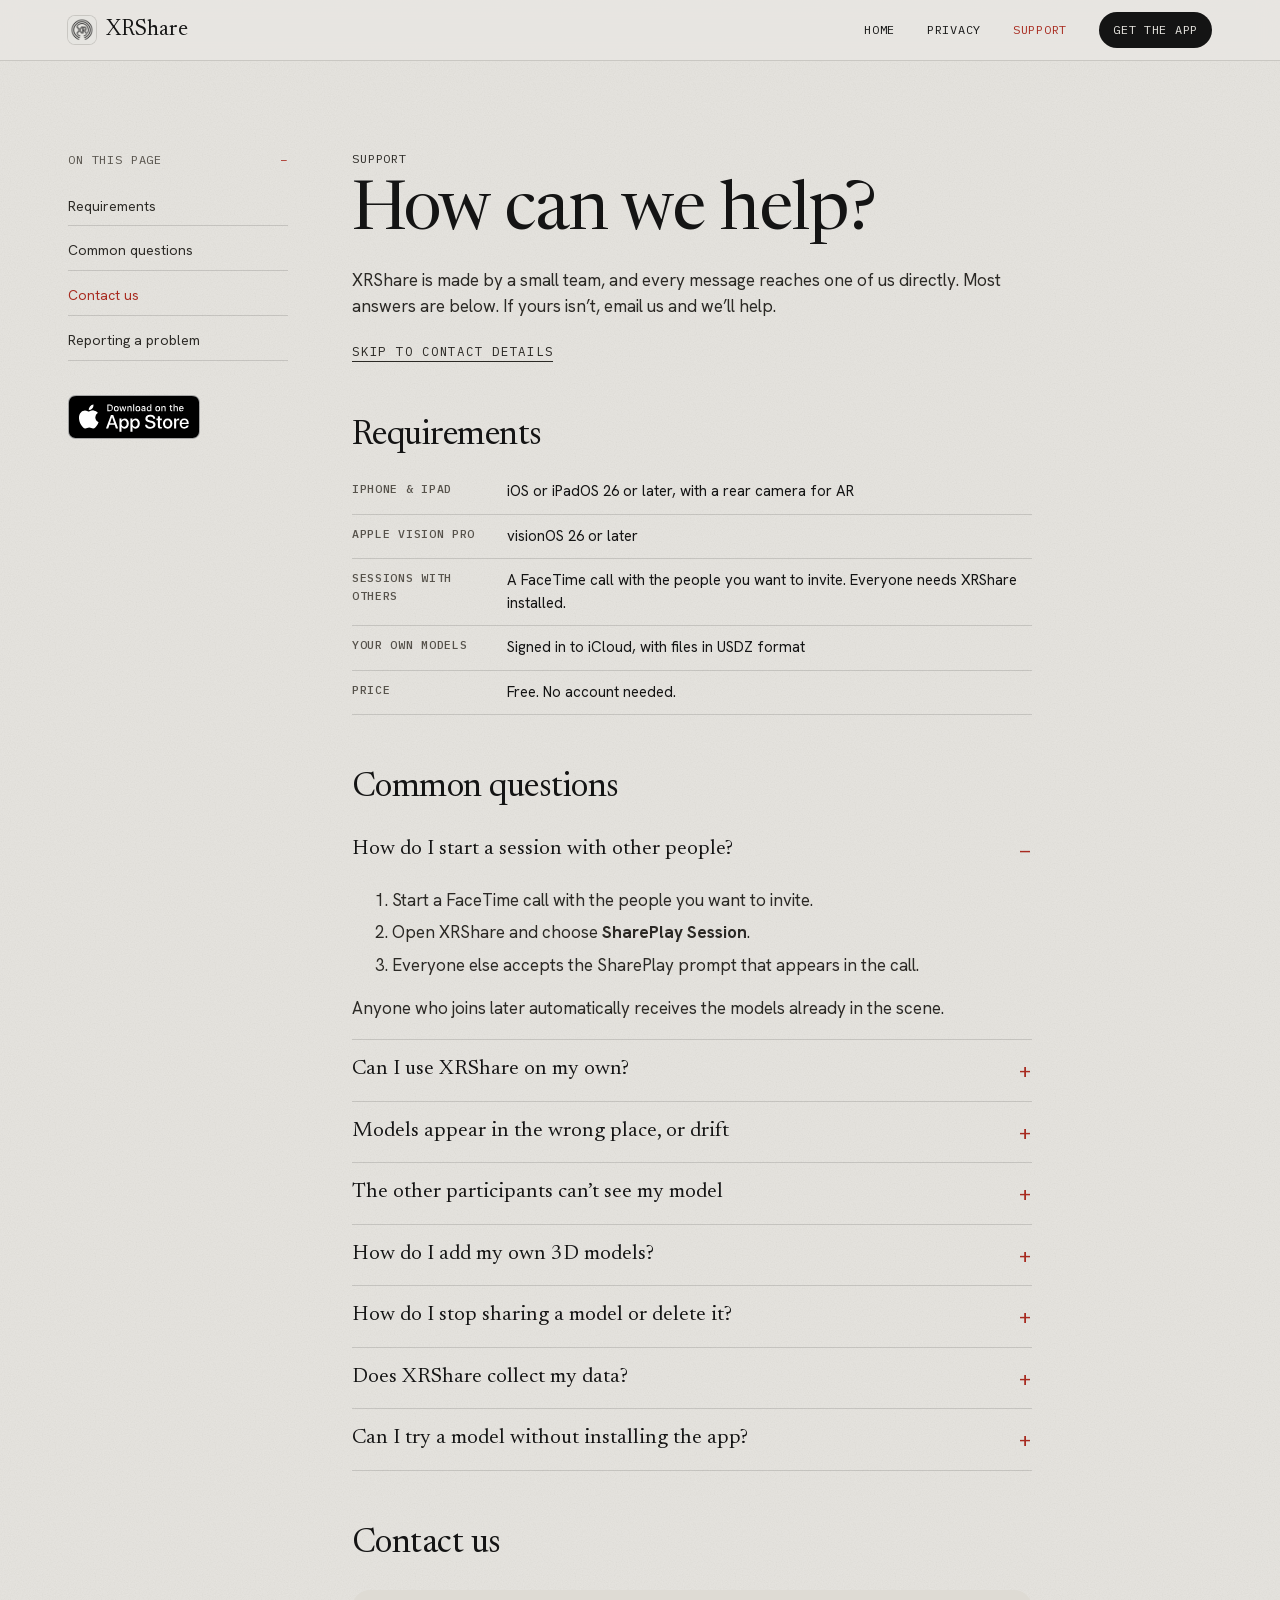
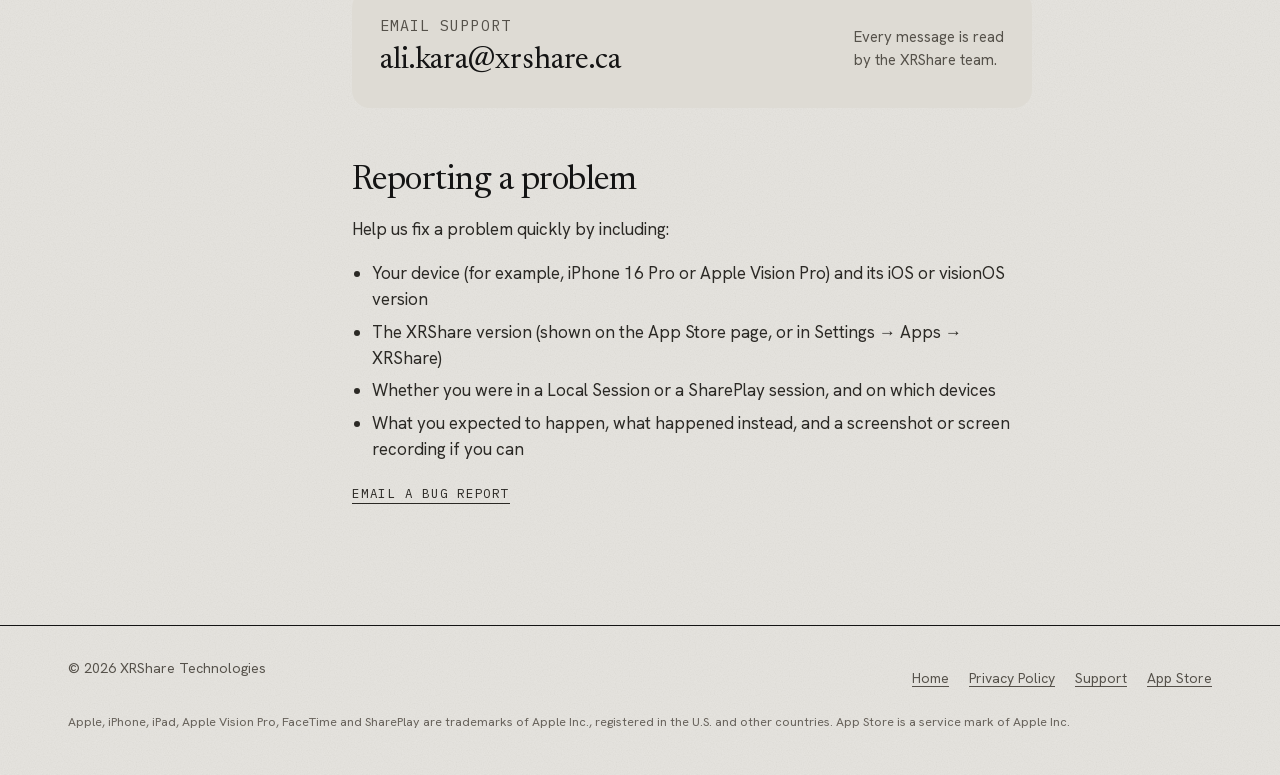
<file: support/index.html>
<!doctype html>
<html lang="en">
<head>
  <meta charset="utf-8">
  <meta name="viewport" content="width=device-width, initial-scale=1">
  <title>Support | XRShare</title>
  <meta name="description" content="Get help with XRShare: contact the team, check device requirements, and read answers to common questions about SharePlay sessions, models and AR placement.">
  <link rel="canonical" href="https://xrshare.ca/support/">
  <meta name="apple-itunes-app" content="app-id=6752354657">
  <meta name="theme-color" content="#e8e6e1">
  <meta property="og:type" content="website">
  <meta property="og:site_name" content="XRShare">
  <meta property="og:title" content="XRShare Support">
  <meta property="og:description" content="Get help with XRShare: contact the team, check device requirements, and read answers to common questions about SharePlay sessions, models and AR placement.">
  <meta property="og:url" content="https://xrshare.ca/support/">
  <meta property="og:image" content="https://xrshare.ca/assets/img/og.png">
  <meta property="og:image:width" content="1200">
  <meta property="og:image:height" content="630">
  <meta property="og:image:alt" content="A 3D skin cross-section beside the words: See the same model, in the same place.">
  <meta name="twitter:card" content="summary_large_image">
  <link rel="icon" href="/favicon.svg" type="image/svg+xml">
  <link rel="icon" href="/favicon.ico" sizes="32x32">
  <link rel="apple-touch-icon" href="/apple-touch-icon.png">
  <link rel="preload" href="/assets/fonts/newsreader.woff2" as="font" type="font/woff2" crossorigin>
  <link rel="stylesheet" href="/assets/css/site.css?v=dd67060">
  <script defer src="/assets/js/site.js?v=dd67060"></script>
</head>
<body>
  <a class="skip" href="#main">Skip to content</a>

  <header class="site-head always">
    <div class="wrap">
      <a class="brand" href="/"><img src="/assets/img/icon-512.png" alt="" width="28" height="28">XRShare</a>
      <nav class="nav" aria-label="Primary">
        <a class="wide" href="/">Home</a>
        <a href="/privacy/">Privacy</a>
        <a href="/support/" aria-current="page">Support</a>
        <a class="get" href="https://apps.apple.com/app/xrshare/id6752354657">Get the app</a>
      </nav>
    </div>
  </header>

  <main id="main" class="doc">
    <div class="wrap">
      <aside>
        <details class="toc">
          <summary>On this page</summary>
          <ol>
          <li><a href="#requirements">Requirements</a></li>
          <li><a href="#faq">Common questions</a></li>
          <li><a href="#contact">Contact us</a></li>
          <li><a href="#report">Reporting a problem</a></li>
        </ol>
        </details>
        <a class="badge aside-badge" href="https://apps.apple.com/app/xrshare/id6752354657"><img src="/assets/img/badge-app-store-black.svg" alt="Download on the App Store" width="132" height="44"></a>
      </aside>

      <article>
        <p class="mono">Support</p>
        <h1>How can we help?</h1>
        <p>XRShare is made by a small team, and every message reaches one of us directly. Most answers are below. If yours isn&rsquo;t, email us and we&rsquo;ll help.</p>

        <p><a class="textlink" href="#contact">Skip to contact details</a></p>

        <h2 id="requirements">Requirements</h2>
        <table>
          <tbody>
            <tr><th scope="row">iPhone &amp; iPad</th><td>iOS or iPadOS 26 or later, with a rear camera for AR</td></tr>
            <tr><th scope="row">Apple Vision Pro</th><td>visionOS 26 or later</td></tr>
            <tr><th scope="row">Sessions with others</th><td>A FaceTime call with the people you want to invite. Everyone needs XRShare installed.</td></tr>
            <tr><th scope="row">Your own models</th><td>Signed in to iCloud, with files in USDZ format</td></tr>
            <tr><th scope="row">Price</th><td>Free. No account needed.</td></tr>
          </tbody>
        </table>

        <h2 id="faq">Common questions</h2>

        <details class="qa" open>
          <summary>How do I start a session with other people?</summary>
          <ol>
            <li>Start a FaceTime call with the people you want to invite.</li>
            <li>Open XRShare and choose <strong>SharePlay Session</strong>.</li>
            <li>Everyone else accepts the SharePlay prompt that appears in the call.</li>
          </ol>
          <p>Anyone who joins later automatically receives the models already in the scene.</p>
        </details>

        <details class="qa">
          <summary>Can I use XRShare on my own?</summary>
          <p>Yes. Choose <strong>Local Session</strong> on the home screen. It works offline, and nothing is shared.</p>
        </details>

        <details class="qa">
          <summary>Models appear in the wrong place, or drift</summary>
          <ul>
            <li>After starting a session, move your iPhone or iPad slowly around the room for a few seconds. This gives AR tracking more of the room to work with.</li>
            <li>Use a well-lit room with some texture, such as furniture or posters. Blank walls and glossy floors are hard to track.</li>
            <li>In a SharePlay session with other iPhones, every person should scan the same area. If models are still misplaced, reset the AR scene from the app&rsquo;s settings and scan again.</li>
          </ul>
        </details>

        <details class="qa">
          <summary>The other participants can&rsquo;t see my model</summary>
          <p>Make sure everyone joined the same SharePlay session. For models you imported yourself, both you and the other participants need to be signed in to iCloud, and the model may take a moment to download on their devices.</p>
        </details>

        <details class="qa">
          <summary>How do I add my own 3D models?</summary>
          <p>Save a <strong>.usdz</strong> file to the Files app, open the model picker in XRShare, and choose to import. Imported models are stored in your iCloud account, so they appear on all your devices signed in to that account. Many 3D tools and Apple&rsquo;s Reality Composer can export USDZ.</p>
        </details>

        <details class="qa">
          <summary>How do I stop sharing a model or delete it?</summary>
          <p>Open the Model Library in XRShare. There you can stop sharing a model, change who can view or edit it, or delete it. Deleting it also removes it from your iCloud.</p>
        </details>

        <details class="qa">
          <summary>Does XRShare collect my data?</summary>
          <p>No. XRShare has no accounts, analytics or tracking, and does not send anything to our servers. See the <a href="/privacy/">Privacy Policy</a> for what is shared with other people in a SharePlay session.</p>
        </details>

        <details class="qa">
          <summary>Can I try a model without installing the app?</summary>
          <p>Yes. The <a href="/">home page</a> has a live 3D viewer. On an iPhone or iPad, tap <strong>View in your room</strong> to place the model on a surface with AR Quick Look.</p>
        </details>

        <h2 id="contact">Contact us</h2>
        <div class="contact-card">
          <div>
            <p class="mono">Email support</p>
            <a class="email" href="mailto:ali.kara@xrshare.ca?subject=XRShare%20support">ali.kara@xrshare.ca</a>
          </div>
          <p>Every message is read<br>by the XRShare team.</p>
        </div>

        <h2 id="report">Reporting a problem</h2>
        <p>Help us fix a problem quickly by including:</p>
        <ul>
          <li>Your device (for example, iPhone 16 Pro or Apple Vision Pro) and its iOS or visionOS version</li>
          <li>The XRShare version (shown on the App Store page, or in Settings &rarr; Apps &rarr; XRShare)</li>
          <li>Whether you were in a Local Session or a SharePlay session, and on which devices</li>
          <li>What you expected to happen, what happened instead, and a screenshot or screen recording if you can</li>
        </ul>
        <p><a class="textlink" href="mailto:ali.kara@xrshare.ca?subject=XRShare%20bug%20report">Email a bug report</a></p>
      </article>
    </div>
  </main>

  <footer class="site-foot">
    <div class="wrap">
      <span>&copy; <span data-year>2026</span> XRShare Technologies</span>
      <nav aria-label="Footer">
        <a href="/">Home</a>
        <a href="/privacy/">Privacy Policy</a>
        <a href="/support/">Support</a>
        <a href="https://apps.apple.com/app/xrshare/id6752354657">App Store</a>
      </nav>
      <p class="tm">Apple, iPhone, iPad, Apple Vision Pro, FaceTime and SharePlay are trademarks of Apple Inc., registered in the U.S. and other countries. App Store is a service mark of Apple Inc.</p>
    </div>
  </footer>
</body>
</html>
</file>
<file: assets/css/site.css>
/* XRShare — xrshare.ca
   An anatomy atlas that happens to be interactive: paper, ink, one arterial accent. */

@font-face { font-family: "Newsreader"; src: url("/assets/fonts/newsreader.woff2") format("woff2"); font-style: normal; font-weight: 400; font-display: swap; }
@font-face { font-family: "Newsreader"; src: url("/assets/fonts/newsreader-italic.woff2") format("woff2"); font-style: italic; font-weight: 400; font-display: swap; }
@font-face { font-family: "Hanken Grotesk"; src: url("/assets/fonts/hanken-grotesk.woff2") format("woff2"); font-style: normal; font-weight: 100 900; font-display: swap; }
@font-face { font-family: "IBM Plex Mono"; src: url("/assets/fonts/plex-mono-400.woff2") format("woff2"); font-style: normal; font-weight: 400; font-display: swap; }
@font-face { font-family: "IBM Plex Mono"; src: url("/assets/fonts/plex-mono-500.woff2") format("woff2"); font-style: normal; font-weight: 500; font-display: swap; }

:root {
  --paper: #e8e6e1;
  --paper-deep: #dedbd4;
  --ink: #141414;
  --ink-soft: #55514a;
  --ink-faint: #66615a;
  --rule: rgba(20, 20, 20, 0.14);
  --signal: #c8372a;       /* display italics and fills only */
  --signal-text: #a82b20;  /* anything smaller than 24px */
  --night: #0d0d0f;
  --night-2: #17171a;
  --night-ink: #ecebe6;
  --night-soft: #a3a19b;
  --night-rule: rgba(236, 235, 230, 0.14);
  --night-accent: #ff6a55;

  --serif: "Newsreader", "Iowan Old Style", Georgia, serif;
  --sans: "Hanken Grotesk", "Helvetica Neue", Helvetica, sans-serif;
  --mono: "IBM Plex Mono", ui-monospace, "SF Mono", Menlo, monospace;

  --gutter: clamp(16px, 4vw, 48px);
  --max: 1240px;
  color-scheme: light;
}

*, *::before, *::after { box-sizing: border-box; }
html { -webkit-text-size-adjust: 100%; }

body {
  margin: 0;
  background-color: var(--paper);
  /* paper grain, painted behind content */
  background-image: url("data:image/svg+xml,%3Csvg xmlns='http://www.w3.org/2000/svg' width='160' height='160'%3E%3Cfilter id='n'%3E%3CfeTurbulence type='fractalNoise' baseFrequency='.85' numOctaves='3' stitchTiles='stitch'/%3E%3CfeColorMatrix values='0 0 0 0 0 0 0 0 0 0 0 0 0 0 0 0 0 0 .05 0'/%3E%3C/filter%3E%3Crect width='100%25' height='100%25' filter='url(%23n)'/%3E%3C/svg%3E");
  color: var(--ink);
  font-family: var(--sans);
  font-size: 17px;
  line-height: 1.55;
  -webkit-font-smoothing: antialiased;
  overflow-x: hidden;
}

img { max-width: 100%; height: auto; display: block; }
a { color: inherit; text-decoration-thickness: 1px; text-underline-offset: 3px; }
a:hover { color: var(--signal-text); }
:focus-visible { outline: 2px solid var(--signal-text); outline-offset: 3px; border-radius: 2px; }
p { text-wrap: pretty; }

.wrap { width: 100%; max-width: var(--max); margin: 0 auto; padding: 0 var(--gutter); }
.visually-hidden { position: absolute !important; width: 1px; height: 1px; overflow: hidden; clip: rect(0 0 0 0); white-space: nowrap; }
.skip { position: absolute; left: -9999px; top: 8px; background: var(--ink); color: var(--paper); padding: 8px 12px; z-index: 200; }
.skip:focus { left: 8px; }

/* ---------- type ---------- */

h1, h2, h3 { font-family: var(--serif); font-weight: 400; margin: 0; letter-spacing: -0.015em; text-wrap: balance; }
h1 { font-size: clamp(44px, 5.8vw, 84px); line-height: 0.98; }
h1 em { font-style: italic; color: var(--signal); }
h2 { font-size: clamp(32px, 4.2vw, 56px); line-height: 1.04; }
h2 em { font-style: italic; color: inherit; }
h3 { font-size: 26px; line-height: 1.15; }

.mono {
  font-family: var(--mono);
  font-size: 12px;
  letter-spacing: 0.07em;
  text-transform: uppercase;
  color: var(--ink-soft);
}
.lede { font-size: clamp(18px, 1.5vw, 20px); color: var(--ink-soft); max-width: 32em; margin: 0; }

/* ---------- header ---------- */

.site-head {
  position: sticky; top: 0; z-index: 50;
  background: color-mix(in srgb, var(--paper) 90%, transparent);
  backdrop-filter: blur(10px);
  -webkit-backdrop-filter: blur(10px);
  border-bottom: 1px solid var(--rule);
}
.site-head .wrap { display: flex; align-items: center; justify-content: space-between; height: 60px; gap: 12px; }
.brand { display: flex; align-items: center; gap: 10px; text-decoration: none; font-family: var(--serif); font-size: 22px; }
.brand img { width: 28px; height: 28px; border-radius: 7px; box-shadow: 0 0 0 1px var(--rule); }
.nav { display: flex; align-items: center; gap: clamp(4px, 1.6vw, 20px); font-family: var(--mono); font-size: 12px; letter-spacing: 0.06em; text-transform: uppercase; }
.nav a { text-decoration: none; padding: 12px 6px; }
.nav a[aria-current="page"] { color: var(--signal-text); }
.nav .get {
  background: var(--ink); color: var(--paper); border-radius: 999px; padding: 9px 14px; margin-left: 6px;
  opacity: 0; transform: translateY(-4px); pointer-events: none; transition: opacity .25s, transform .25s;
}
.nav .get:hover { color: var(--paper); background: #000; }
.site-head.scrolled .nav .get, .site-head.always .nav .get { opacity: 1; transform: none; pointer-events: auto; }
.nav .get { white-space: nowrap; }
@media (max-width: 640px) { .nav .wide { display: none; } }
@media (max-width: 420px) { .nav .get { display: none; } }

/* ---------- hero ---------- */

.hero { padding: clamp(28px, 5vw, 64px) 0 clamp(48px, 7vw, 96px); }
.hero .wrap {
  display: grid;
  grid-template-columns: minmax(0, 1fr) minmax(0, 1.05fr);
  grid-template-areas: "head plate" "body plate";
  grid-template-rows: auto 1fr;
  column-gap: clamp(24px, 4vw, 64px);
}
.hero-head { grid-area: head; align-self: end; }
.hero-body { grid-area: body; }
.hero-plate { grid-area: plate; align-self: center; }
.hero-head .mono { margin: 0 0 22px; }
.hero-body { display: flex; flex-direction: column; gap: 26px; padding-top: 26px; }

.cta { display: flex; flex-wrap: wrap; align-items: center; gap: 16px 28px; }
.badge { display: inline-block; }
.badge img { height: 52px; width: auto; }
.textlink { font-family: var(--mono); font-size: 12.5px; letter-spacing: 0.06em; text-transform: uppercase; text-decoration: none; border-bottom: 1px solid currentColor; padding: 10px 0 2px; }
.facts { margin: -8px 0 0; color: var(--ink-soft); font-size: 15px; }

@media (max-width: 880px) {
  .hero .wrap { grid-template-columns: 1fr; grid-template-areas: "head" "plate" "body"; grid-template-rows: auto; }
  .hero-body { padding-top: 8px; }
  .hero-body .lede { order: 3; }
  .hero-body .cta { order: 1; }
  .hero-body .facts { order: 2; }
  .hero-head .mono .long { display: none; }
}

/* specimen plate */
.plate { position: relative; width: 100%; max-width: 620px; margin-left: auto; }
.plate-stage { position: relative; aspect-ratio: 1 / 1; container-type: inline-size; }
.rings { position: absolute; inset: 0; width: 100%; height: 100%; overflow: visible; pointer-events: none; }
.rings circle, .rings path { fill: none; stroke: var(--ink); stroke-linecap: round; }

.plate model-viewer {
  position: absolute; inset: 0; width: 100%; height: 100%;
  background: transparent;
  --poster-color: transparent;
  --progress-bar-height: 0px;
}
.plate model-viewer::part(default-progress-bar) { display: none; }
.plate model-viewer::part(default-ar-button) { display: none; }

/* atlas labels (model-viewer hotspots) */
.tag {
  position: relative; width: 10px; height: 10px; padding: 0; border: 0; background: transparent; cursor: default;
  transition: opacity .3s;
}
.tag::before { content: ""; position: absolute; inset: 1px; border-radius: 50%; background: var(--ink); box-shadow: 0 0 0 2px var(--paper); }
.tag span {
  position: absolute; top: 50%; transform: translateY(-50%);
  white-space: nowrap; font-family: var(--mono); font-size: 11px; letter-spacing: 0.06em; text-transform: uppercase; color: var(--ink);
  display: flex; align-items: center; gap: 8px;
}
.tag span::before { content: ""; width: calc(var(--k, 12) * 1cqi); height: 1px; background: var(--ink); flex: none; }
.tag span > i { font-style: normal; background: color-mix(in srgb, var(--paper) 88%, transparent); padding: 2px 6px; border-radius: 4px; }
.tag.left span { right: 5px; flex-direction: row-reverse; }
.tag.right span { left: 5px; }
.tag[data-visible="false"] { opacity: 0; }
.plate:not(.show-tags) .tag { opacity: 0; }
@media (max-width: 540px) { .tag span { font-size: 9.5px; letter-spacing: 0.04em; gap: 4px; } .tag span > i { padding: 1px 4px; } }

.plate-foot {
  display: grid; grid-template-columns: 1fr auto; gap: 14px 20px; align-items: start;
  border-top: 1px solid var(--ink); padding-top: 14px; margin-top: 4px;
}
.fig { margin: 0; }
.fig .mono b { color: var(--signal-text); font-weight: 500; }
.fig p { margin: 6px 0 0; font-size: 15px; color: var(--ink-soft); max-width: 38ch; }
.plate-controls { display: flex; flex-direction: column; align-items: flex-end; gap: 10px; }
.specimens { display: flex; gap: 6px; flex-wrap: wrap; justify-content: flex-end; }
.specimens button, .ar-btn {
  font: inherit; font-family: var(--mono); font-size: 11.5px; letter-spacing: 0.06em; text-transform: uppercase;
  min-height: 44px; padding: 0 16px; border-radius: 999px; cursor: pointer;
}
.specimens button { background: transparent; color: var(--ink); border: 1px solid var(--rule); }
.specimens button:hover { border-color: var(--ink); }
.specimens button[aria-pressed="true"] { background: var(--ink); color: var(--paper); border-color: var(--ink); }
.ar-btn { background: var(--signal); color: #fff; border: 0; }
.ar-btn[hidden] { display: none; }
.hint { font-size: 13px; color: var(--ink-faint); margin: 0; }
@media (max-width: 880px) { .plate { margin: 0 auto; max-width: 520px; } }
@media (max-width: 560px) {
  .plate-foot { grid-template-columns: 1fr; }
  .plate-controls { align-items: flex-start; }
  .specimens { justify-content: flex-start; }
}

/* entrance: transform only, so the headline is never invisible */
.rise { animation: rise 0.8s cubic-bezier(.2,.7,.2,1) both; }
.rise.r2 { animation-delay: .06s; } .rise.r3 { animation-delay: .12s; }
@keyframes rise { from { transform: translateY(12px); } to { transform: none; } }

/* ---------- proof: an atlas figure ---------- */

.proof { padding: 0 0 clamp(64px, 9vw, 128px); }
.pair { margin: 0; display: grid; grid-template-columns: minmax(0, 560px) minmax(0, 1fr); gap: clamp(28px, 6vw, 96px); align-items: center; }
.pair-art { position: relative; }
.pair-art img { width: 100%; border-radius: 16px; }
.pair figcaption .mono { margin: 0 0 16px; }
.pair figcaption h2 { font-size: clamp(30px, 3.6vw, 48px); margin-bottom: 18px; }
.pair figcaption p:not(.mono) { color: var(--ink-soft); margin: 0; max-width: 30em; }
.pair figcaption p.note { margin-top: 14px; font-size: 14px; color: var(--ink-faint); }
@media (max-width: 760px) {
  .pair { grid-template-columns: 1fr; }
  .pair-art { max-width: 460px; }
}

/* ---------- how it works: steps beside a sticky phone ---------- */

.how { padding: clamp(64px, 9vw, 128px) 0; border-top: 1px solid var(--rule); }
.how h2 { max-width: 14em; margin-bottom: clamp(40px, 6vw, 80px); }
.walk { display: grid; grid-template-columns: minmax(0, 1fr) minmax(0, 340px); gap: clamp(32px, 6vw, 96px); }
.walk ol { list-style: none; margin: 0; padding: 0; counter-reset: step; }
.walk li { counter-increment: step; padding: 28px 0 clamp(48px, 10vh, 120px); border-top: 1px solid var(--rule); transition: opacity .3s; }
.walk li:first-child { border-top-color: var(--ink); }
.walk li::before { content: counter(step, decimal-leading-zero); display: block; font-family: var(--mono); font-size: 12px; color: var(--signal-text); margin-bottom: 14px; }
.walk h3 { margin-bottom: 10px; }
.walk p { margin: 0; color: var(--ink-soft); max-width: 30em; }
.walk li img { display: none; }
.walk.js li:not(.active) { opacity: .45; }

.phone { position: sticky; top: 88px; align-self: start; justify-self: end; width: min(100%, calc((100vh - 128px) * 600 / 1317)); }
.walk li:last-child { padding-bottom: max(120px, 36vh); }
.phone-screen { position: relative; aspect-ratio: 600 / 1317; }
.phone-screen img, .walk li img {
  border-radius: 36px;
  box-shadow: 0 30px 60px -30px rgba(20,20,20,.45), 0 0 0 1px rgba(20,20,20,.08);
  background: #111;
}
.phone-screen img { position: absolute; inset: 0; width: 100%; height: 100%; object-fit: cover; opacity: 0; transition: opacity .45s; }
.phone-screen img.on { opacity: 1; }

@media (max-width: 860px) {
  .walk { grid-template-columns: 1fr; }
  .phone { display: none; }
  .walk.js li:not(.active) { opacity: 1; }
  .walk li:last-child { padding-bottom: 40px; }
  .walk li { display: grid; grid-template-columns: minmax(0, 1fr) 132px; grid-template-rows: auto auto 1fr; align-content: start; gap: 4px 20px; padding-bottom: 40px; }
  .walk li::before { margin-bottom: 6px; }
  .walk li::before, .walk li h3, .walk li p { grid-column: 1; }
  .walk li img { display: block; grid-column: 2; grid-row: 1 / span 3; width: 132px; border-radius: 20px; }
}

/* ---------- Vision Pro (night) ---------- */

.night { background: var(--night); color: var(--night-ink); }
.night .mono { color: var(--night-soft); }
.vision { padding: clamp(48px, 6vw, 80px) 0 clamp(64px, 8vw, 112px); }
.vision-stage { margin: 0; }
.vision-stage img { width: 100%; aspect-ratio: 16 / 9; object-fit: cover; border-radius: 18px; transition: opacity .35s; }
.vision-stage img.fading { opacity: 0; }
.vision-copy { display: grid; grid-template-columns: minmax(0, 7fr) minmax(0, 5fr); gap: 12px clamp(24px, 4vw, 64px); align-items: end; margin-bottom: clamp(24px, 3vw, 40px); }
.vision-copy .mono { grid-column: 1 / -1; margin: 0; }
.vision-copy h2 { font-size: clamp(30px, 3.8vw, 52px); }
.vision-copy p:not(.mono) { color: var(--night-soft); margin: 0; }
.vision-tabs { list-style: none; margin: 16px 0 0; padding: 0; display: grid; grid-template-columns: repeat(5, minmax(0, 1fr)); gap: 10px; }
.vision-tabs button {
  width: 100%; text-align: left; background: var(--night-2); color: var(--night-ink); border: 1px solid var(--night-rule);
  border-radius: 12px; padding: 8px; font: inherit; font-size: 14px; cursor: pointer; display: grid; gap: 8px; min-height: 44px;
}
.vision-tabs img { width: 100%; aspect-ratio: 16 / 10; object-fit: cover; border-radius: 7px; }
.vision-tabs button[aria-pressed="true"] { border-color: var(--night-accent); }
.vision-tabs button:hover { border-color: rgba(236,235,230,.4); }
.vision .caption { margin: 14px 0 0; color: var(--night-soft); font-size: 15px; }
@media (max-width: 860px) {
  .vision-copy { grid-template-columns: 1fr; }
  .vision-stage img { border-radius: 14px; }
  .vision-tabs { grid-template-columns: none; grid-auto-flow: column; grid-auto-columns: 150px; overflow-x: auto; padding-bottom: 6px; }
}

/* ---------- what you can do: ruled rows ---------- */

.can { padding: clamp(64px, 9vw, 128px) 0 clamp(48px, 6vw, 80px); }
.can h2 { margin-bottom: clamp(32px, 5vw, 56px); }
.rows { margin: 0; }
.row { display: grid; grid-template-columns: minmax(0, 5fr) minmax(0, 6fr) 120px; gap: 16px clamp(20px, 4vw, 56px); padding: 26px 0; border-top: 1px solid var(--ink); align-items: start; }
.row:last-child { border-bottom: 1px solid var(--rule); }
.row dt { font-family: var(--serif); font-size: 26px; line-height: 1.15; }
.row dd { margin: 0; color: var(--ink-soft); }
.row .thumb { width: 120px; aspect-ratio: 1; object-fit: cover; border-radius: 12px; box-shadow: 0 0 0 1px var(--rule); }
.used { margin: clamp(28px, 4vw, 44px) 0 0; font-size: 18px; color: var(--ink-soft); max-width: 44em; }
@media (max-width: 760px) {
  .row { grid-template-columns: minmax(0, 1fr) 84px; }
  .row dt { grid-column: 1; font-size: 23px; }
  .row dd { grid-column: 1; }
  .row .thumb { grid-column: 2; grid-row: 1 / span 2; width: 84px; }
}

/* ---------- privacy + support ---------- */

.trust { padding: clamp(40px, 6vw, 72px) 0 clamp(64px, 8vw, 104px); }
.notices { display: grid; grid-template-columns: repeat(2, minmax(0, 1fr)); gap: 16px; }
.notice { background: var(--paper-deep); border-radius: 18px; padding: clamp(24px, 3vw, 36px); }
.notice h3 { margin: 10px 0 12px; }
.notice p { margin: 0 0 14px; color: var(--ink-soft); }
.notice ul { margin: 0 0 18px; padding-left: 18px; color: var(--ink-soft); }
.notice li { margin: 4px 0; }
.notice .email { font-family: var(--serif); font-size: 24px; text-decoration: none; }
@media (max-width: 820px) { .notices { grid-template-columns: 1fr; } }

/* ---------- closing ---------- */

.closing { text-align: center; padding: clamp(80px, 11vw, 148px) 0; }
.closing .mark { width: 76px; height: 76px; margin: 0 auto 28px; border-radius: 18px; }
.closing h2 { max-width: 12em; margin: 0 auto; }
.closing p { color: var(--night-soft); margin: 18px auto 0; }
.closing .cta { justify-content: center; margin-top: 34px; }

/* ---------- footer ---------- */

.site-foot { border-top: 1px solid var(--ink); padding: 32px 0 44px; font-size: 14px; color: var(--ink-soft); }
.site-foot .wrap { display: flex; flex-wrap: wrap; justify-content: space-between; gap: 12px 32px; }
.site-foot nav { display: flex; flex-wrap: wrap; gap: 4px 20px; }
.site-foot nav a { padding: 10px 0; }
.site-foot .tm { flex-basis: 100%; font-size: 12.5px; color: var(--ink-faint); margin: 0; }
.site-foot.night { border-top-color: var(--night-rule); color: var(--night-soft); }
.site-foot.night .tm { color: #8f8d87; }

/* ---------- document pages (privacy / support) ---------- */

.doc { padding: clamp(32px, 6vw, 80px) 0 clamp(64px, 8vw, 112px); }
.doc .wrap { display: grid; grid-template-columns: 220px minmax(0, 40em); gap: clamp(24px, 5vw, 72px); }
.doc aside { position: sticky; top: 88px; align-self: start; }
.toc summary { cursor: pointer; list-style: none; font-family: var(--mono); font-size: 12px; letter-spacing: 0.07em; text-transform: uppercase; color: var(--ink-soft); min-height: 44px; display: flex; align-items: center; justify-content: space-between; }
.toc summary::-webkit-details-marker { display: none; }
.toc summary::after { content: "+"; color: var(--signal-text); }
.toc[open] summary::after { content: "\2212"; }
.toc ol { list-style: none; margin: 4px 0 0; padding: 0; font-size: 14px; }
.toc li { border-bottom: 1px solid var(--rule); }
.toc a { display: block; padding: 8px 0; text-decoration: none; }
.toc a[aria-current="true"] { color: var(--signal-text); }
.doc h1 { font-size: clamp(40px, 6vw, 68px); margin: 10px 0 20px; }
.doc h2 { font-size: clamp(26px, 3vw, 34px); margin: 56px 0 14px; scroll-margin-top: 84px; }
.doc h3 { font-size: 21px; margin: 28px 0 8px; }
.doc p, .doc li { color: #2b2925; }
.doc ul, .doc ol.steps { padding-left: 20px; }
.doc li { margin: 6px 0; }
.doc .summary { background: var(--paper-deep); border-left: 3px solid var(--signal); padding: 20px 24px; border-radius: 0 12px 12px 0; margin: 28px 0; }
.doc .summary p { margin: 0; }
.doc table { width: 100%; border-collapse: collapse; font-size: 15px; margin: 16px 0; }
.doc th, .doc td { text-align: left; vertical-align: top; padding: 10px 12px 10px 0; border-bottom: 1px solid var(--rule); }
.doc th { font-family: var(--mono); font-weight: 500; font-size: 11.5px; letter-spacing: 0.06em; text-transform: uppercase; color: var(--ink-soft); }
.doc details.qa { border-bottom: 1px solid var(--rule); }
.doc details.qa summary { cursor: pointer; font-family: var(--serif); font-size: 21px; list-style: none; display: flex; justify-content: space-between; gap: 16px; padding: 14px 0; min-height: 44px; }
.doc details.qa summary::-webkit-details-marker { display: none; }
.doc details.qa summary::after { content: "+"; font-family: var(--mono); color: var(--signal-text); }
.doc details.qa[open] summary::after { content: "\2212"; }
.doc details.qa > :not(summary) { margin-top: 0; }
.doc details.qa > :last-child { margin-bottom: 18px; }
.contact-card { display: flex; flex-wrap: wrap; align-items: center; justify-content: space-between; gap: 16px; background: var(--paper-deep); padding: 24px 28px; border-radius: 18px; margin: 28px 0; }
.contact-card a.email { font-family: var(--serif); font-size: clamp(22px, 3vw, 30px); text-decoration: none; word-break: break-all; }
.contact-card p { margin: 0; color: var(--ink-soft); font-size: 15px; }
.doc .aside-badge { margin-top: 28px; }
.doc .aside-badge img { height: 44px; width: auto; }
@media (max-width: 860px) {
  .doc .wrap { grid-template-columns: 1fr; gap: 8px; }
  .doc aside { position: static; border-bottom: 1px solid var(--rule); }
  .doc .aside-badge { display: none; }
}

/* ---------- 404 ---------- */

.lost { text-align: center; padding: clamp(80px, 14vw, 180px) 0; }
.lost h1 { font-size: clamp(40px, 6vw, 72px); margin: 16px 0 0; }
.lost p { color: var(--ink-soft); margin: 20px auto 0; max-width: 32em; }
.lost .cta { justify-content: center; margin-top: 32px; }

@media (prefers-reduced-motion: reduce) {
  .rise { animation: none; }
  .phone-screen img, .vision-stage img, .nav .get, .walk li { transition: none; }
}
</file>
